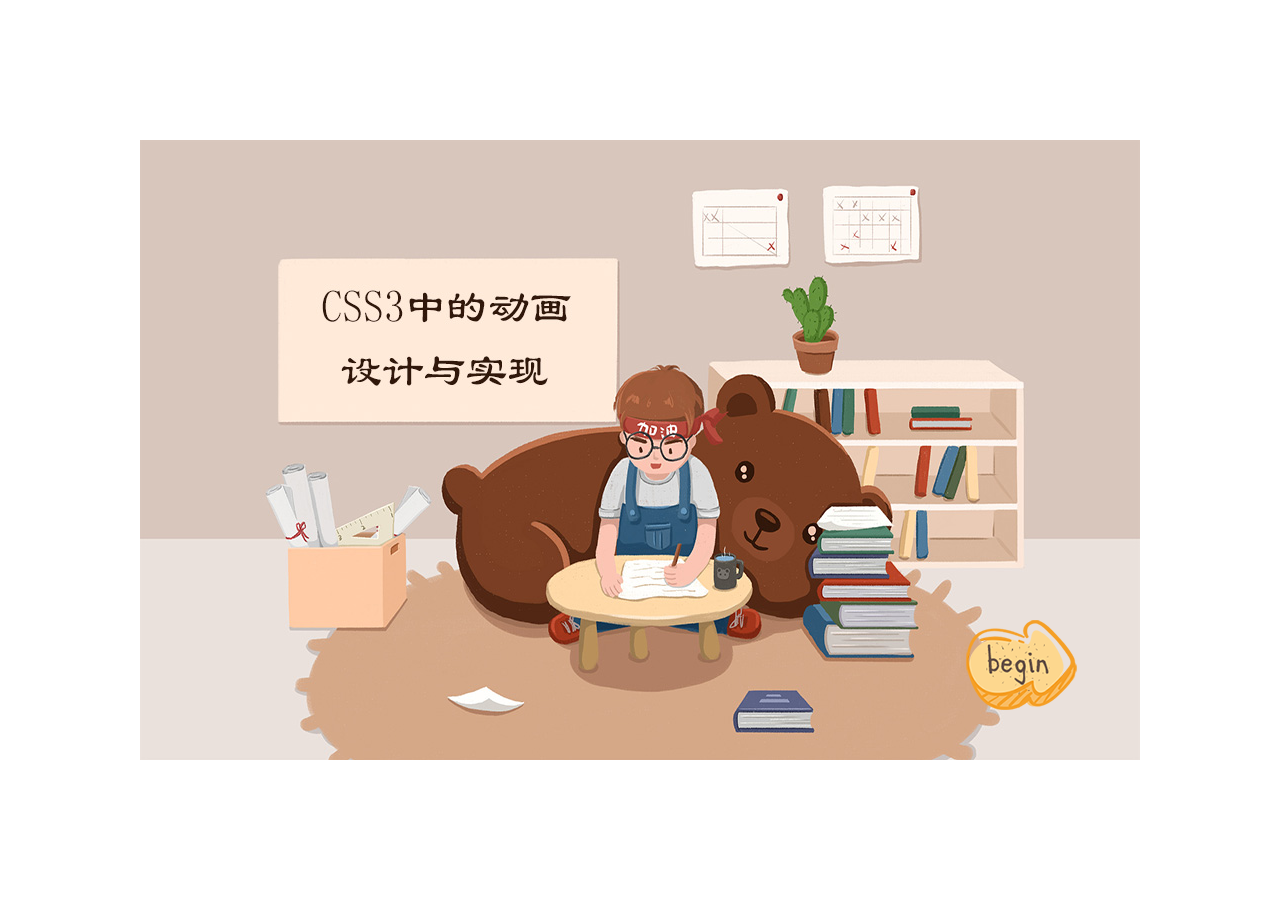
<file: index.html>
<!doctype html>
<html>
<head>
<meta charset="utf-8">
<title>CSS3的动画设计与实现</title>
<link href="CSS/index.css" rel="stylesheet" type="text/css">
</head>

<body>
<div class="main">
	<div class="begin" onClick="location.href='HTML/catalog.html'"></div>
</div>
</body>
</html>
</file>
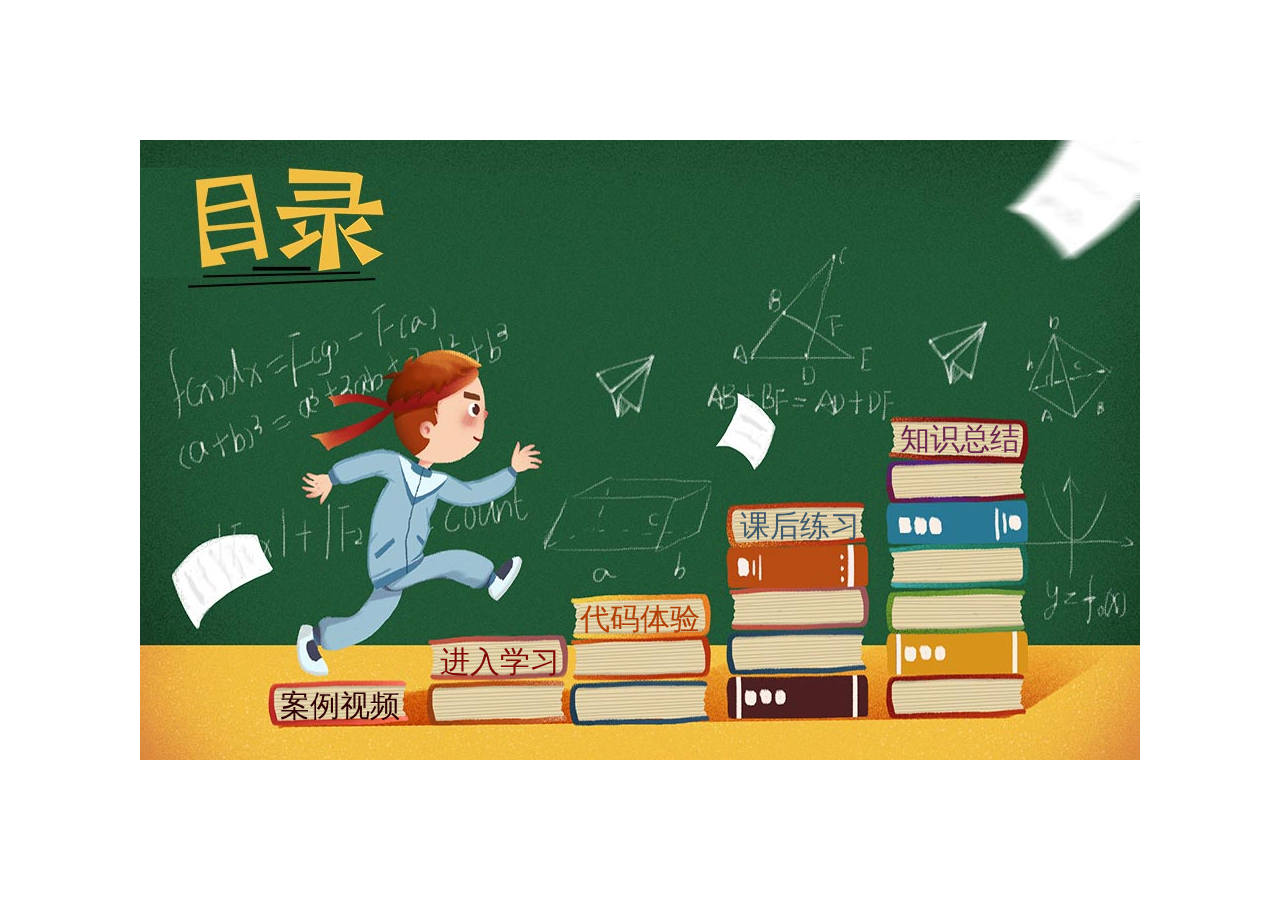
<file: HTML/catalog.html>
<!DOCTYPE html>
<html>
<head>
<meta charset="UTF-8">
<title>目录</title>
<link href="../CSS/catalog.css" rel="stylesheet" type="text/css">
</head>
<body>
	<div class="main">
		<div class="div1" onClick="location.href='example1.html'">案例视频</div>
		<div class="div2" onClick="location.href='study.html'">进入学习</div>
		<div class="div3" onClick="location.href='experience.html'">代码体验</div>
		<div class="div4" onClick="location.href='practice.html'">课后练习</div>
		<div class="div5" onClick="location.href='conclude.html'">知识总结</div>
	</div>
</body>
</html>
</file>
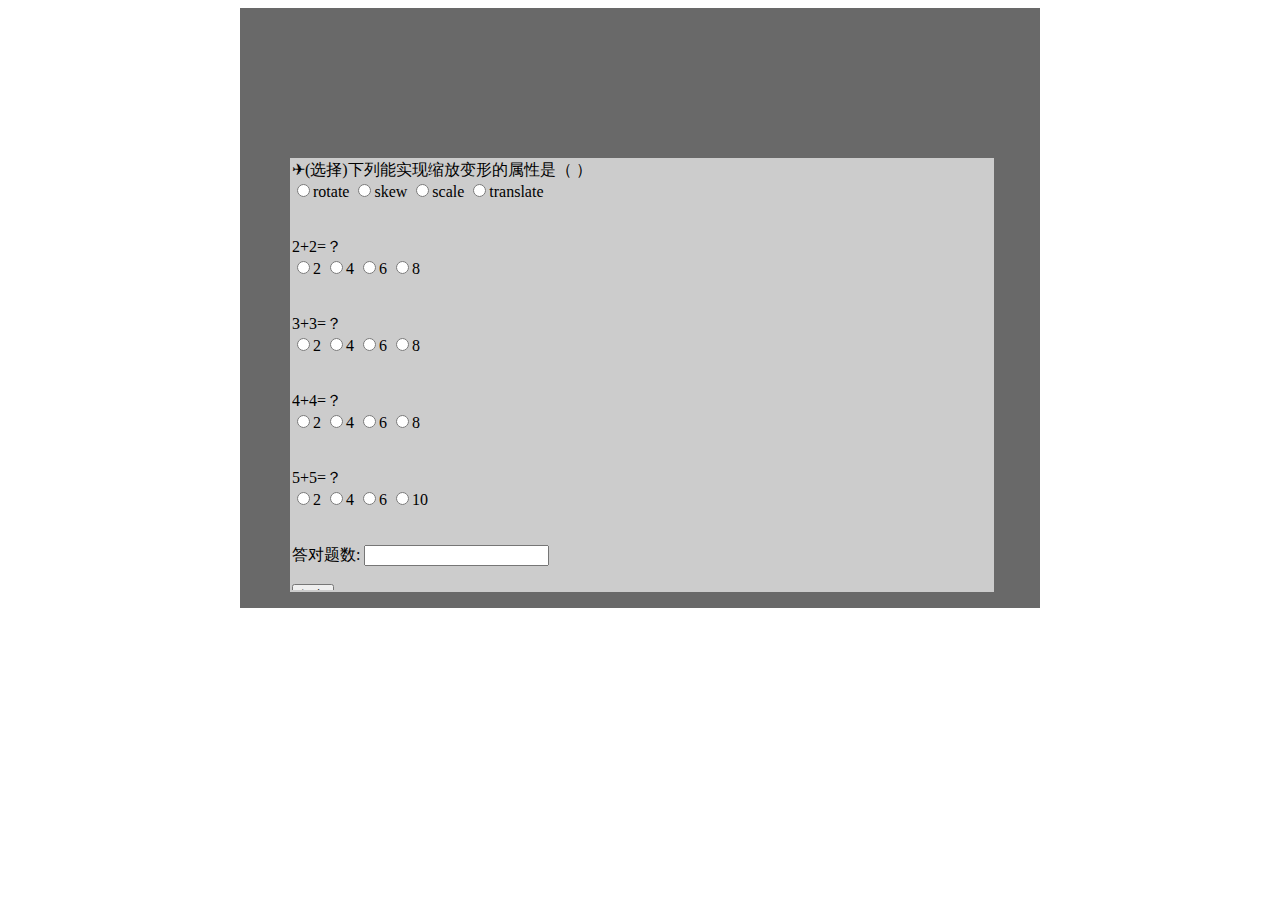
<file: HTML/ceshi.html>
<!doctype html>
<html>
<head>
<meta charset="utf-8">
<title>练习</title>
<link href="../CSS/ceshi.css" rel="stylesheet" type="text/css">
<script type="text/javascript">
	function check(){
		var radios = document.getElementsByClassName("radios");
		var scores = 0;
		for(var i=0;i<radios.length;i++){//题数
			var question = document.getElementsByName("q" + (i+1));
			for(var j=0;j<question.length;j++){//选项数
				if(question[j].checked){//该选项是否被选中
					if(question[j].value==1){
						document.getElementById(i).innerHTML = "&nbsp;&nbsp;正确！";
						scores = scores+1;
					}
					break;
				}
			}
		}
		document.getElementById("score").value=scores;
	}
</script>
</head>

<body>
	<div class="main">
 		<div class="question">
			<div class="radios">✈(选择)下列能实现缩放变形的属性是（&nbsp;）<br/>
			<label><input name="q1" type="radio" value="1" />rotate<span id="0" class="ture"></span></label>
			<label><input name="q1" type="radio" value="0" />skew </label>
			<label><input name="q1" type="radio" value="0" />scale </label>
			<label><input name="q1" type="radio" value="0" />translate </label>
			</div>
			<br/><br/>
			<div class="radios"> 2+2=？<br/>
			<label><input name="q2" type="radio" value="0" />2 </label>
			<label><input name="q2" type="radio" value="1" />4<span id="1" class="ture"></span> </label>
			<label><input name="q2" type="radio" value="0" />6 </label>
			<label><input name="q2" type="radio" value="0" />8 </label>
			</div>
			<br/><br/>
			<div class="radios"> 3+3=？<br/>
			<label><input name="q3" type="radio" value="0" />2 </label>
			<label><input name="q3" type="radio" value="0" />4 </label>
			<label><input name="q3" type="radio" value="1" />6<span id="2" class="ture"></span> </label>
			<label><input name="q3" type="radio" value="0" />8 </label>
			</div>
			<br/><br/>
			<div class="radios"> 4+4=？<br/>
			<label><input name="q4" type="radio" value="0" />2 </label>
			<label><input name="q4" type="radio" value="0" />4 </label>
			<label><input name="q4" type="radio" value="0" />6 </label>
			<label><input name="q4" type="radio" value="1" />8<span id="3" class="ture"></span> </label>
			</div>
			<br/><br/>
			<div class="radios"> 5+5=？<br/>
			<label><input name="q5" type="radio" value="0" />2 </label>
			<label><input name="q5" type="radio" value="0" />4 </label>
			<label><input name="q5" type="radio" value="0" />6 </label>
			<label><input name="q5" type="radio" value="1" />10<span id="4" class="ture"></span> </label>
			</div>
			<br/><br/>
			答对题数:
			<input type="text" id="score"><br/><br/>
			<button onclick="check()">提交</button>
  		</div>
	</div>
</body>
</html>
</file>
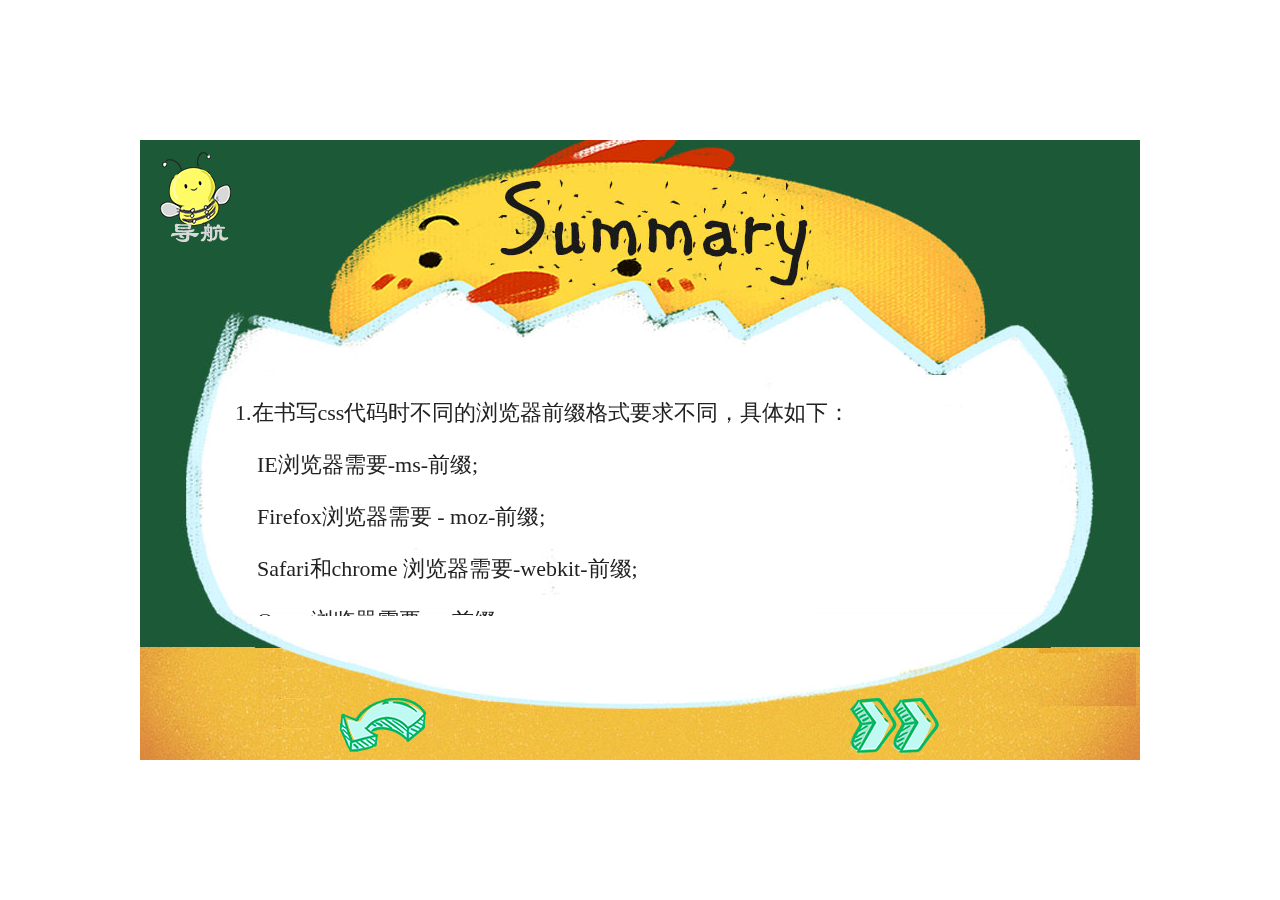
<file: HTML/conclude.html>
<!doctype html>
<html>
<head>
<meta charset="utf-8">
<title>学习总结</title>
<link href="../CSS/conclude.css" rel="stylesheet" type="text/css">
<script language="JavaScript" type="text/JavaScript">
	function f(a){
        var obj = document.getElementById(a);
        if(obj.style.display=="none"){
			obj.style.display = "";
			}else{
				obj.style.display = "none";
        	}
	}
</script>
</head>

<body>
	<div class="main">
	  	<div class="nav">
				<a class="n" href="#" onClick="f('dis')"></a>
				<div id="dis" style="display: none;">
					<div class="n1" onClick="location.href='example1.html'"></div>
					<div class="n2" onClick="location.href='study.html'"></div>
					<div class="n3" onClick="location.href='experience.html'"></div>
					<div class="n4" onClick="location.href='practice.html'"></div>
					<div class="n5" onClick="location.href='conclude.html'"></div>
				</div>
		</div>
	  	<div class="text">
	  		<p>1.在书写css代码时不同的浏览器前缀格式要求不同，具体如下：</p>
	  		<p>&nbsp;&nbsp;&nbsp;&nbsp;IE浏览器需要-ms-前缀; </p>
	  		<p>&nbsp;&nbsp;&nbsp;&nbsp;Firefox浏览器需要 - moz-前缀;</p>
	  		<p>&nbsp;&nbsp;&nbsp;&nbsp;Safari和chrome 浏览器需要-webkit-前缀;</p>
	  		<p>&nbsp;&nbsp;&nbsp;&nbsp;Opera浏览器需要 -o-前缀;</p>
	  		<p>2.skew（倾斜）方法和translate（移动）方法中的两个参数可以修改成只使用一个参数，省略另一个参数，此时默认第二个参数为零，这种情况视为只在水平方向倾斜（移动），在垂直方向上不倾斜（不移动）。</p>
	  		<p>3.CSS3中真正的动画属性是animation，前面的transform和transition都只是对DOM元素的变形或者是状态的过渡。</p>
	  		<p>4.我们可以用百分比来规定动画变换的时间，或用关键词“from”和“to”表示0%和100%，0%表示动画的开始，100%表示动画的完成。</p>
	  	</div>
	  	<div class="back" onClick="location.href='practice.html'"></div>
	  	<div class="next" onClick="location.href='end.html'"></div>
	</div>
</body>
</html>
</file>
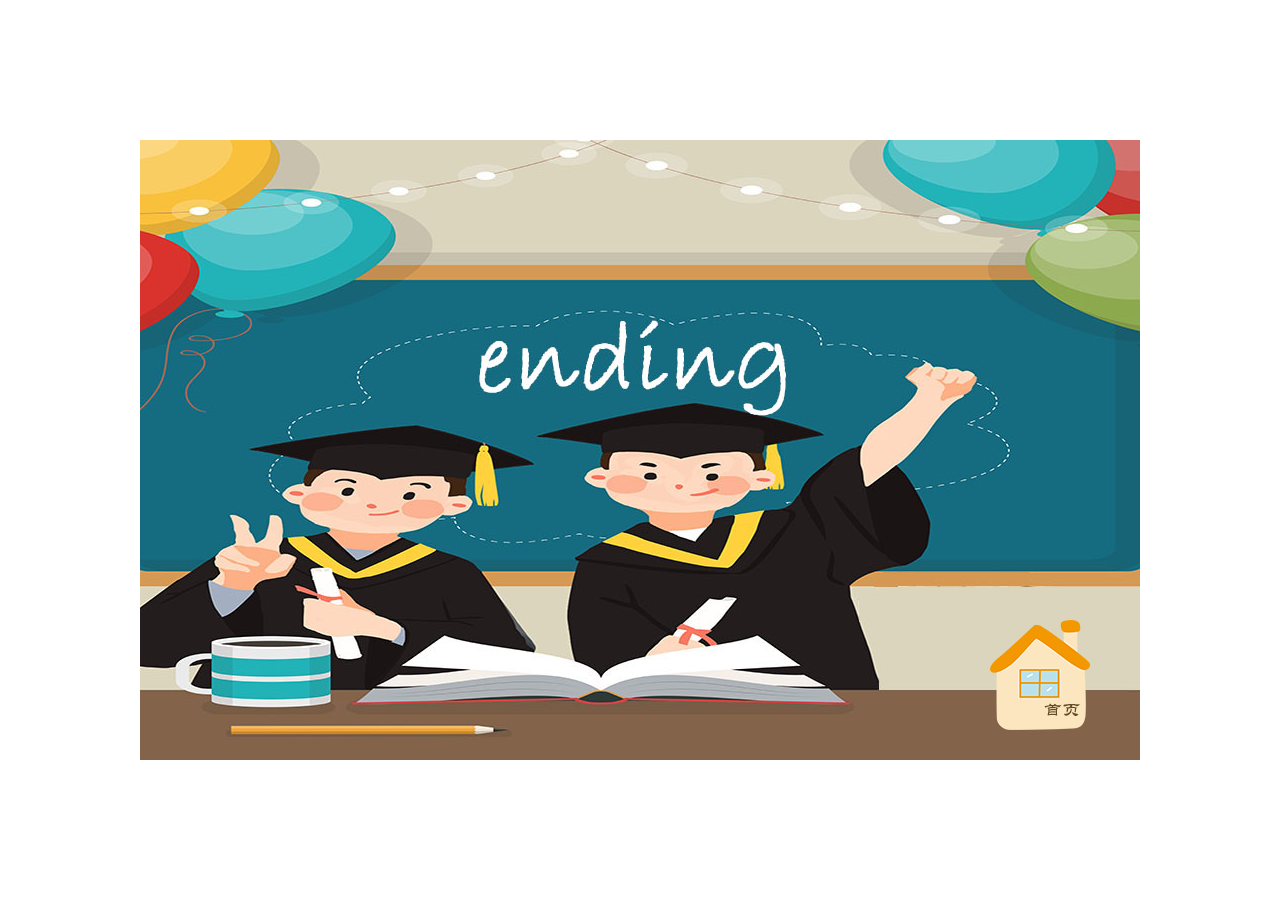
<file: HTML/end.html>
<!doctype html>
<html>
<head>
<meta charset="utf-8">
<title>完</title>
<link href="../CSS/end.css" rel="stylesheet" type="text/css">
</head>

<body>
	<div class="main">
		<div class="index" onClick="location.href='../index.html'"></div>
	</div>
</body>
</html>
</file>
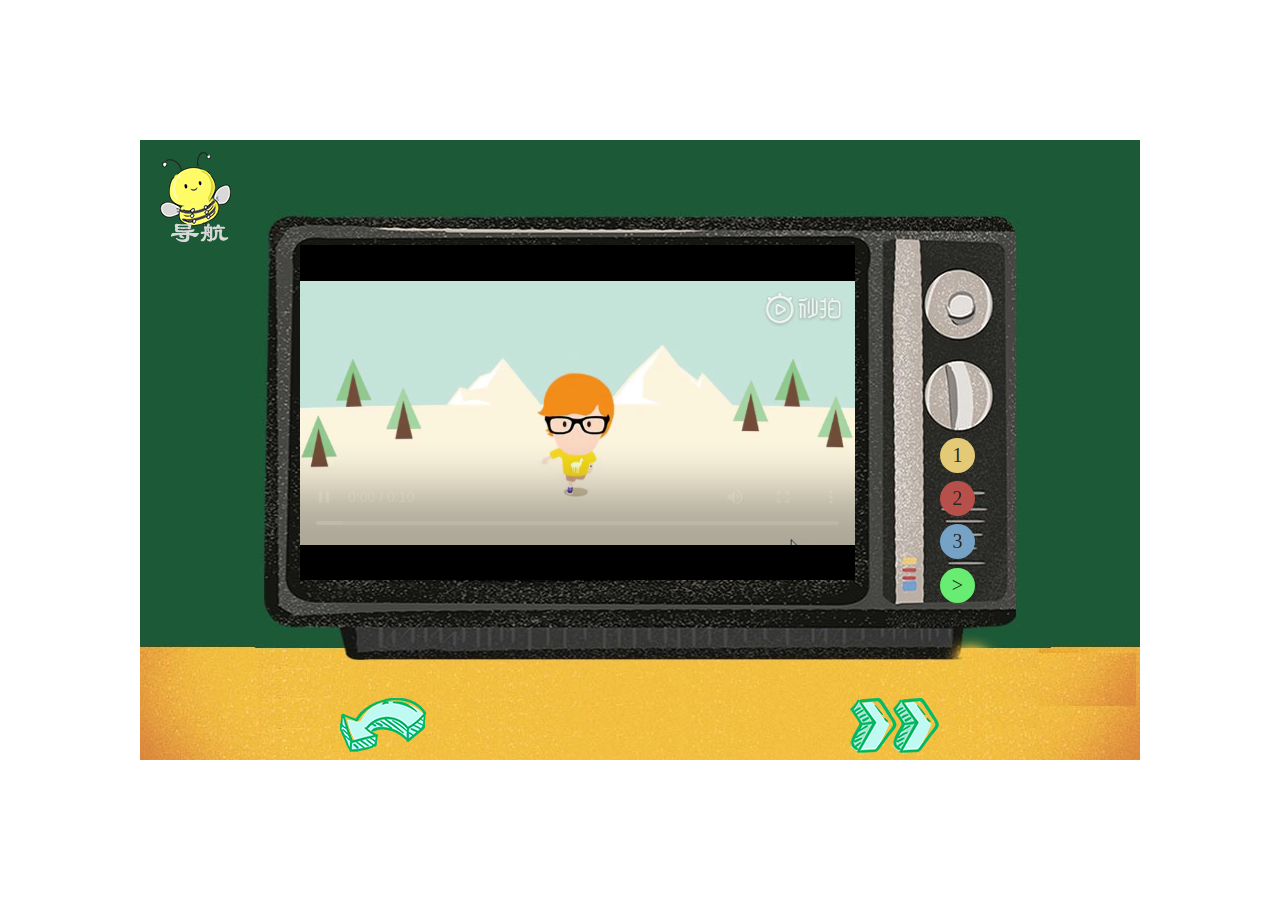
<file: HTML/example1.html>
<!doctype html>
<html>
<head>
<meta charset="utf-8">
<title>案例视频</title>
<link href="../CSS/example.css" rel="stylesheet" type="text/css">
<script language="JavaScript" type="text/JavaScript">
	function f(a){
        var obj = document.getElementById(a);
        if(obj.style.display=="none"){
			obj.style.display = "";
			}else{
				obj.style.display = "none";
        	}
	}
</script>
</head>

<body>
	<div class="main">
		<div class="nav">
				<a class="n" href="#" onClick="f('dis')"></a>
				<div id="dis" style="display: none;">
					<div class="n1" onClick="location.href='example1.html'"></div>
					<div class="n2" onClick="location.href='study.html'"></div>
					<div class="n3" onClick="location.href='experience.html'"></div>
					<div class="n4" onClick="location.href='practice.html'"></div>
					<div class="n5" onClick="location.href='conclude.html'"></div>
				</div>
		</div>
	<iframe class="v" src="../video/v1.mp4"></iframe>
	<div class="v1" onClick="location.href='example1.html'">1</div>
	<div class="v2" onClick="location.href='example2.html'">2</div>
	<div class="v3" onClick="location.href='example3.html'">3</div>
	<div class="v4" onClick="location.href='example2.html'">></div>
	<div class="back" onClick="location.href='catalog.html'"></div>
	<div class="next" onClick="location.href='study.html'"></div>
	</div>
	
</body>
</html>
</file>
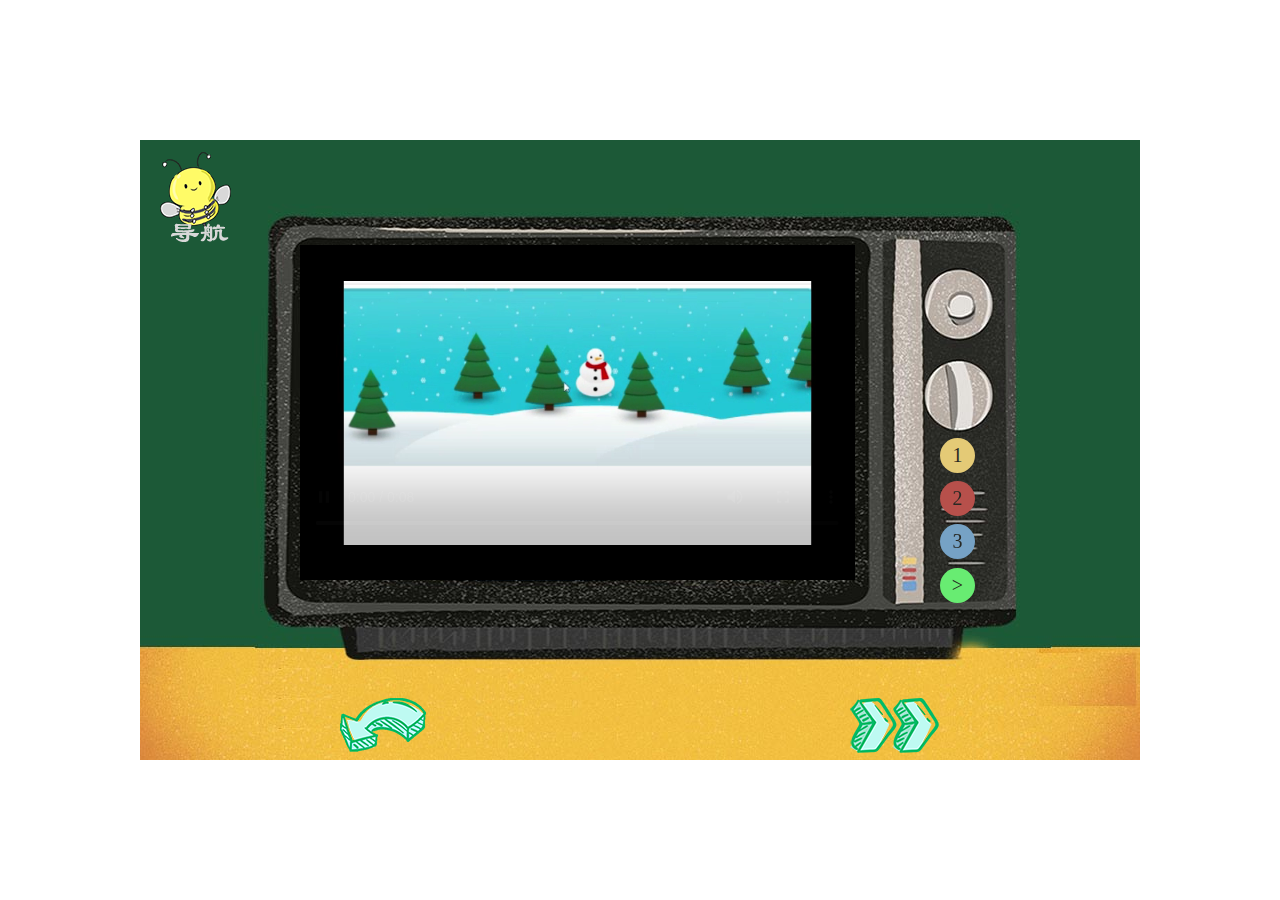
<file: HTML/example2.html>
<!doctype html>
<html>
<head>
<meta charset="utf-8">
<title>案例视频</title>
<link href="../CSS/example.css" rel="stylesheet" type="text/css">
<script language="JavaScript" type="text/JavaScript">
	function f(a){
        var obj = document.getElementById(a);
        if(obj.style.display=="none"){
			obj.style.display = "";
			}else{
				obj.style.display = "none";
        	}
	}
</script>
</head>

<body>
	<div class="main">
		<div class="nav">
				<a class="n" href="#" onClick="f('dis')"></a>
				<div id="dis" style="display: none;">
					<div class="n1" onClick="location.href='example1.html'"></div>
					<div class="n2" onClick="location.href='study.html'"></div>
					<div class="n3" onClick="location.href='experience.html'"></div>
					<div class="n4" onClick="location.href='practice.html'"></div>
					<div class="n5" onClick="location.href='conclude.html'"></div>
				</div>
		</div>
	<iframe class="v" src="../video/v2.mp4"></iframe>
	<div class="v1" onClick="location.href='example1.html'">1</div>
	<div class="v2" onClick="location.href='example2.html'">2</div>
	<div class="v3" onClick="location.href='example3.html'">3</div>
	<div class="v4" onClick="location.href='example3.html'">></div>
	<div class="back" onClick="location.href='catalog.html'"></div>
	<div class="next" onClick="location.href='study.html'"></div>
	</div>
	
</body>
</html>
</file>
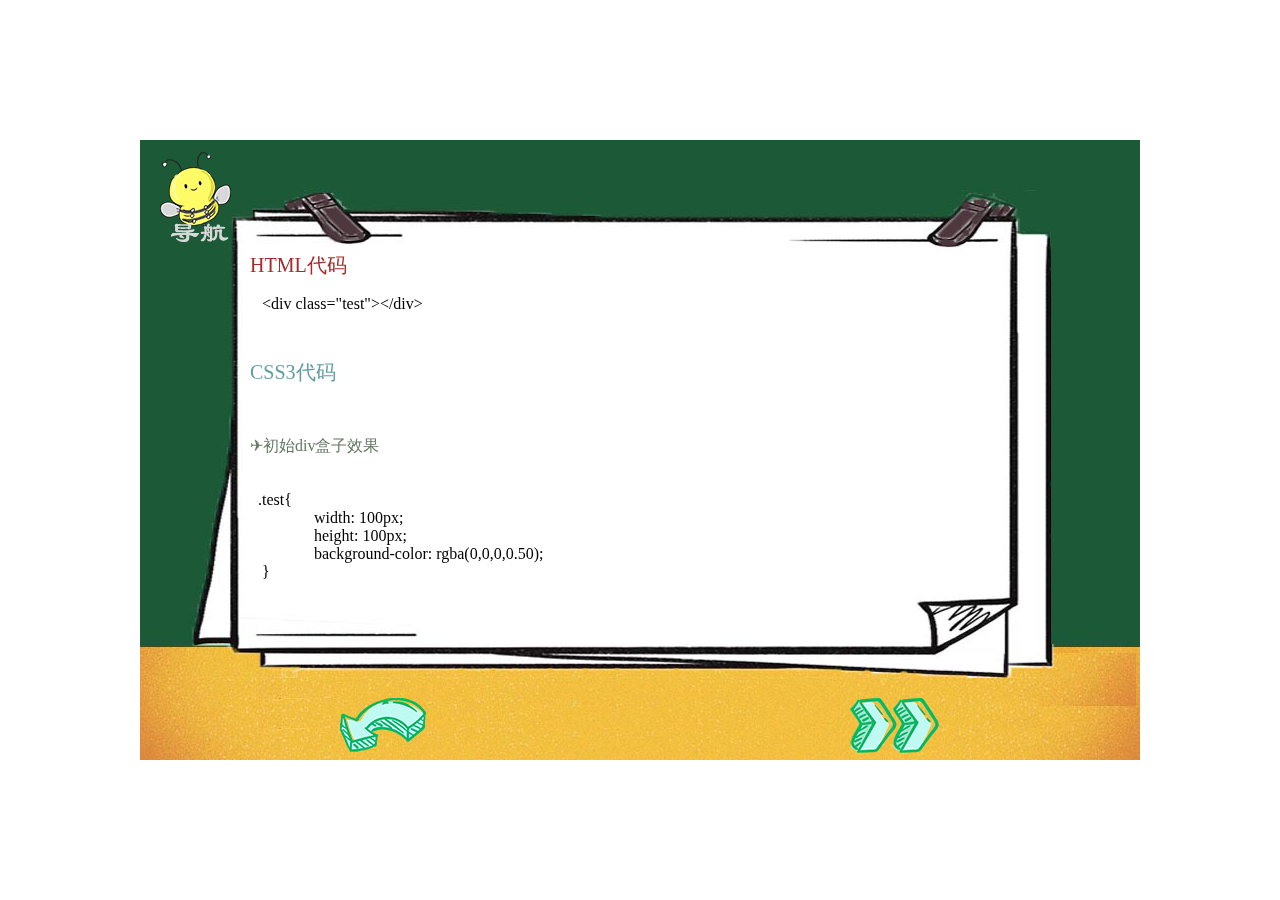
<file: HTML/experience.html>
<!doctype html>
<html>
<head>
<meta charset="utf-8">
<title>代码体验</title>
<link href="../CSS/experience.css" rel="stylesheet" type="text/css">
<script language="JavaScript" type="text/JavaScript">
	function runWin(code) {
		cod=document.all(code)
		var code=cod.value;
		if (code!=""){
			var newwin=window.open('','',''); //打开一个窗口并赋给变量newwin。
			newwin.opener = null // 防止代码对页面修改
			newwin.document.write(code); //向这个打开的窗口中写入代码code，这样就实现了运行代码功能。
			newwin.document.close();
    	}
	}
	function f(a){
        var obj = document.getElementById(a);
        if(obj.style.display=="none"){
			obj.style.display = "";
			}else{
				obj.style.display = "none";
        	}
	}
</script>
</head>

<body>
	<div class="main">
		<div class="nav">
				<a class="n" href="#" onClick="f('dis')"></a>
				<div id="dis" style="display: none;">
					<div class="n1" onClick="location.href='example1.html'"></div>
					<div class="n2" onClick="location.href='study.html'"></div>
					<div class="n3" onClick="location.href='experience.html'"></div>
					<div class="n4" onClick="location.href='practice.html'"></div>
					<div class="n5" onClick="location.href='conclude.html'"></div>
				</div>
		</div>
		<textarea name="textarea" id="run0" style="display: none;">
			<div class="big"><div class="test" style="cursor: pointer;" onclick="window.close();">
			<a style="line-height: 100px; font-size: 15px;">点击这里返回</a>
			</div></div>
			<style>
				.big{
					margin:auto;
					top:50px;
					width:1000px;
					height: 620px;
					position: relative;
				}
				.test{
					width: 100px;
					height: 100px;
					background-color: rgba(0,0,0,0.50);
					text-align: center;
				}
			</style>
		</textarea>
		<textarea name="textarea" id="run1" style="display: none;">
		<div class="big">
			<div class="test1"></div>
			<div class="test2" style="cursor: pointer;" onclick="window.close();">
				<a style="line-height: 100px; font-size: 15px;">点击这里返回</a>
			</div>
		</div>
			<style>
				.big{
					margin:auto;
					top:50px;
					width:1000px;
					height: 620px;
					position: relative;
				}
				.test1{
					width: 100px;
					height: 100px;
					background-color: rgba(0,0,0,0.50);
					position: absolute;
				}
				.test2{
					width: 100px;
					height: 100px;
					background-color: rgba(251,0,4,0.50);
					transform: rotate(30deg);
					text-align: center;
					position: absolute;
				}
			</style>
		</textarea>
		<textarea name="textarea" id="run2" style="display: none;">
		<div class="big">
			<div class="test1"></div>
			<div class="test2" style="cursor: pointer;" onclick="window.close();">
				<a style="line-height: 100px; font-size: 15px;">点击这里返回</a>
			</div>
		</div>
			<style>
				.big{
					margin:auto;
					top:50px;
					width:1000px;
					height: 620px;
					position: relative;
				}
				.test1{
					width: 100px;
					height: 100px;
					background-color: rgba(0,0,0,0.50);
					position: absolute;
				}
				.test2{
					width: 100px;
					height: 100px;
					background-color: rgba(255,118,0,0.50);
					transform: skew(30deg,15deg);
					text-align: center;
					position: absolute;
				}
			</style>
		</textarea>
		<textarea name="textarea" id="run3" style="display: none;">
		<div class="big">
			<div class="test1"></div>
			<div class="test2" style="cursor: pointer;" onclick="window.close();">
				<a style="line-height: 100px; font-size: 15px;">点击这里返回</a>
			</div>
		</div>
			<style>
				.big{
					margin:auto;
					top:50px;
					width:1000px;
					height: 620px;
					position: relative;
				}
				.test1{
					width: 100px;
					height: 100px;
					background-color: rgba(0,0,0,0.50);
					position: absolute;
				}
				.test2{
					width: 100px;
					height: 100px;
					background-color: rgba(255,237,0,0.50);
					transform: scale(2,1.5);
					text-align: center;
					position: absolute;
				}
			</style>
		</textarea>
		<textarea name="textarea" id="run4" style="display: none;">
		<div class="big">
			<div class="test1"></div>
			<div class="test2" style="cursor: pointer;" onclick="window.close();">
				<a style="line-height: 100px; font-size: 15px;">点击这里返回</a>
			</div>
		</div>
			<style>
				.big{
					margin:auto;
					top:50px;
					width:1000px;
					height: 620px;
					position: relative;
				}
				.test1{
					width: 100px;
					height: 100px;
					background-color: rgba(0,0,0,0.50);
					position: absolute;
				}
				.test2{
					width: 100px;
					height: 100px;
					background-color: rgba(18,255,0,0.50);
					transform: translate(50px,30px);
					text-align: center;
					position: absolute;
				}
			</style>
		</textarea>
		<textarea name="textarea" id="run5" style="display: none;">
		<div class="big">
			<div class="test1"></div>
			<div class="test2" style="cursor: pointer;" onclick="window.close();">
				<a style="line-height: 100px; font-size: 15px;">点击这里返回</a>
			</div>
		</div>
			<style type="text/css">
				.big{
					margin:auto;
					top:50px;
					width:1000px;
					height: 620px;
					position: relative;
				}
				.test1{
					width: 100px;
					height: 100px;
					background-color: rgba(0,0,0,0.50);
					position: absolute;
				}
				.test2{
					width: 100px;
					height: 100px;
					background-color:rgba(0,255,179,0.50);
					text-align: center;
					position: absolute;
				}
				.test2:hover{
					width: 200px;
					transition:width 3s ease-in;

				}
			</style>
		</textarea>
		<textarea name="textarea" id="run6" style="display: none;">
		<div class="big">
			<div class="test1"></div>
			<div class="test2" style="cursor: pointer;" onclick="window.close();">
				<a style="line-height: 100px; font-size: 15px;">点击这里返回</a>
			</div>
		</div>
			<style type="text/css">
				.big{
					margin:auto;
					top:50px;
					width:1000px;
					height: 620px;
					position: relative;
				}
				.test1{
					width: 100px;
					height: 100px;
					background-color: rgba(0,0,0,0.50);
					position: absolute;
				}
				.test2{
					width: 100px;
					height: 100px;
					background-color: rgba(10,0,255,0.50);
					text-align: center;
					position: absolute;
				}
				@keyframes name{
					0%{
						width: 100px;
						height: 100px;
					}
					50%{
						width: 150px;
						height: 100px;
					}
					100%{
						width: 150px;
						height: 150px;
					}
				}
				.test2:hover{
					animation: 3s name;
			</style>
		</textarea>
		
		<div class="text">
			<span style="color: brown; font-size: 20px;">HTML代码</span>
			<p>&nbsp;&nbsp;&nbsp;&lt;div class="test"&gt;&lt;/div&gt;</p>
			<div style="height: 30px;"></div>
			<span style="color:cadetblue; font-size: 20px;">CSS3代码</span>
			<pre style="font-family: 微软雅黑;">
  <p style="color:#657865;">✈初始div盒子效果</p>
  .test{
   		width: 100px;
   		height: 100px;
   		background-color: rgba(0,0,0,0.50);
   }
			</pre>
			<input onclick="runWin('run0')" type="button" value="运行代码" style="cursor:hand" class="button">
			<pre style="font-family: 微软雅黑;">
  <p style="color:#657865;">✈①在初始div盒子上添加顺时针旋转30度后的效果</p>
  .test{
   		width: 100px;
   		height: 100px;
   		background-color:rgba(251,0,4,0.50);
   		<span style="color:darkred;">transform: rotate(30deg);</span>
   }
			</pre>
			<input onclick="runWin('run1')" type="button" value="运行代码" style="cursor:hand" class="button">
			<pre style="font-family: 微软雅黑;">
  <p style="color:#657865;">✈②在初始div盒子上添加水平方向上扭曲30度，垂直方向上扭曲15度后的效果</p>
  .test{
   		width: 100px;
   		height: 100px;
   		backrgbaground-color: (255,118,0,0.50);
   		<span style="color:darkred;">transform: skew(30deg,15deg);</span>
   }
			</pre>
			<input onclick="runWin('run2')" type="button" value="运行代码" style="cursor:hand" class="button">
			<pre style="font-family: 微软雅黑;">
  <p style="color:#657865;">✈③在初始div盒子上添加水平方向上放大2倍，垂直方向上放大1.5倍后的效果</p>
  .test{
   		width: 100px;
   		height: 100px;
   		background-color: rgba(255,237,0,0.50);
   		<span style="color:darkred;">transform: scale(2,1.5);</span>
   }
			</pre>
			<input onclick="runWin('run3')" type="button" value="运行代码" style="cursor:hand" class="button">
			<pre style="font-family: 微软雅黑;">
  <p style="color:#657865;">✈④在初始div盒子上添加该盒子沿水平方向向右移动50px，沿垂直方向向下移动30px后的效果</p>
  .test{
   		width: 100px;
   		height: 100px;
   		background-color: rgba(18,255,0,0.50);
   		<span style="color:darkred;">transform: translate(50px,30px);</span>
   }
			</pre>
			<input onclick="runWin('run4')" type="button" value="运行代码" style="cursor:hand" class="button">
			<pre style="font-family: 微软雅黑;">
  <p style="color:#657865;">✈⑤在初始div盒子上添加鼠标悬停在该盒子上后出现盒子宽度由100px变为200px的动画效果，且动画
  	时间为2s，动画变换速度越来越快</p>
  .test{
		 width: 100px;
		 height: 100px;
		 background-color:rgba(0,255,179,0.50);
   }
   <span style="color:darkred;">
   .test:hover{
		 width: 200px;
		 transition-property: width;
		 transition-duration: 2s;
		 transition-timing-function: ease-in;
   }
   </span>
			</pre>
			<input onclick="runWin('run5')" type="button" value="运行代码" style="cursor:hand" class="button">
			<pre style="font-family: 微软雅黑;">
  <p style="color:#657865;">✈⑥在初始div盒子上添加鼠标在盒子上悬停后动画时间为3s的动画效果，当动画时间由0到50%时，该
  	盒子的宽度由100px增加到150px，当动画时间由50%到100%时，该盒子的高度由100px增加到
  	150px</p>
  .test{
  		 width: 100px;
  		 height: 100px;
  		 background-color: rgba(10,0,255,0.50);
  }
  <span style="color:darkred;">
  @keyframes name{
  		 0%{
  		 	width: 100px;
  		 	height: 100px;
  		 }
  		 50%{
  		 	width: 150px;
  		 	height: 100px;
  		 }
  		 100%{
  		 	width: 150px;
  		 	height: 150px;
  		 }
  }
  .test:hover{
  		 animation: 3s name;
  }
  </span>
			</pre>
			<input onclick="runWin('run6')" type="button" value="运行代码" style="cursor:hand" class="button">
		</div>
	
		
		<div class="back" onClick="location.href='part3.html'"></div>
		<div class="next" onClick="location.href='practice.html'"></div>
	</div>
</body>
</html>
</file>
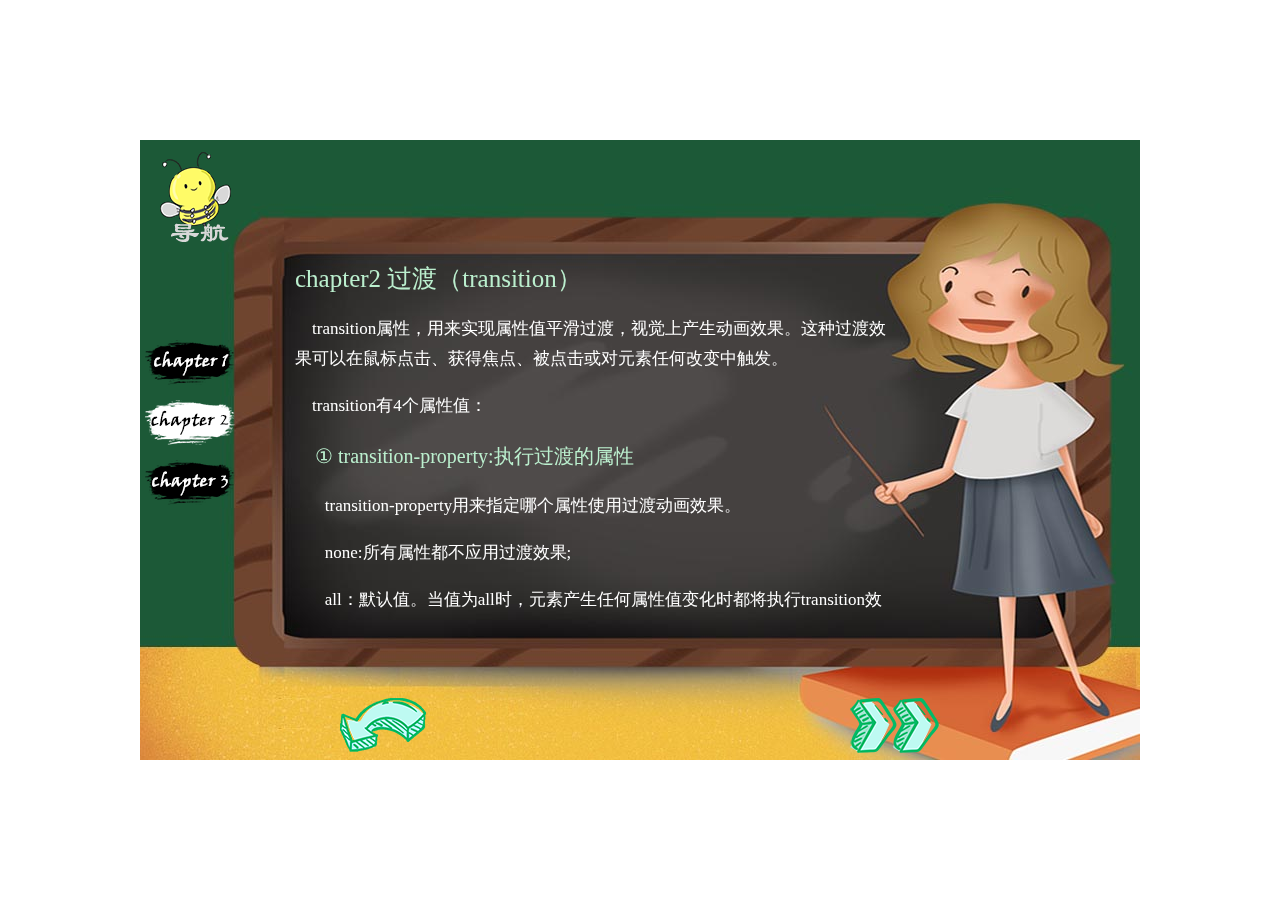
<file: HTML/part2.html>
<!doctype html>
<html>
<head>
<meta charset="utf-8">
<title>进入学习</title>
<link href="../CSS/part2.css" rel="stylesheet" type="text/css">
<script language="JavaScript" type="text/JavaScript">
	function f(a){
        var obj = document.getElementById(a);
        if(obj.style.display=="none"){
			obj.style.display = "";
			}else{
				obj.style.display = "none";
        	}
	}
</script>
</head>

<body>
	<div class="main">
		<div class="nav">
				<a class="n" href="#" onClick="f('dis')"></a>
				<div id="dis" style="display: none;">
					<div class="n1" onClick="location.href='example1.html'"></div>
					<div class="n2" onClick="location.href='study.html'"></div>
					<div class="n3" onClick="location.href='experience.html'"></div>
					<div class="n4" onClick="location.href='practice.html'"></div>
					<div class="n5" onClick="location.href='conclude.html'"></div>
				</div>
		</div>
		<div class="p1" onClick="location.href='study.html'"></div>
		<div class="p2" onClick="location.href='part2.html'"></div>
		<div class="p3" onClick="location.href='part3.html'"></div>
		<div class="text">
			<span style="color: #BBEFCE; font-size: 25px;">chapter2 过渡（transition）</span>
			<p>&nbsp;&nbsp;&nbsp;&nbsp;transition属性，用来实现属性值平滑过渡，视觉上产生动画效果。这种过渡效果可以在鼠标点击、获得焦点、被点击或对元素任何改变中触发。</p>
   			<p>&nbsp;&nbsp;&nbsp;&nbsp;transition有4个属性值：</p>
   			<p style="color: #BBEFCE; font-size: 20px;">&nbsp;&nbsp;&nbsp;&nbsp;① transition-property:执行过渡的属性</p>
   			<p>&nbsp;&nbsp;&nbsp;&nbsp;&nbsp;&nbsp;&nbsp;transition-property用来指定哪个属性使用过渡动画效果。</p>
   			<p>&nbsp;&nbsp;&nbsp;&nbsp;&nbsp;&nbsp;&nbsp;none:所有属性都不应用过渡效果;</p>
   			<p>&nbsp;&nbsp;&nbsp;&nbsp;&nbsp;&nbsp;&nbsp;all：默认值。当值为all时，元素产生任何属性值变化时都将执行transition效果;</p>
   			<p>&nbsp;&nbsp;&nbsp;&nbsp;&nbsp;&nbsp;&nbsp;ident：元素属性名。通过ident指定具体哪些属性。如果指定的多个属性中有某个属性不能应用过渡效果，其他属性还是生效的。</p>
   			<p>&nbsp;&nbsp;&nbsp;&nbsp;&nbsp;&nbsp;&nbsp;过渡属性只有具备一个中点值的属性（需要产生动画的属性）才能具备过渡效果。</p>
   			<p style="color: #BBEFCE; font-size: 20px;">&nbsp;&nbsp;&nbsp;&nbsp;② transition-duration:指定完成过渡需要的时间</p>
   			<p>&nbsp;&nbsp;&nbsp;&nbsp;&nbsp;&nbsp;&nbsp;transition-duration用来设置从旧属性过渡到新属性需要的时间，即持续时间。</p>
   			<p style="color: #BBEFCE; font-size: 20px;">&nbsp;&nbsp;&nbsp;&nbsp;③ transition-timing-function:在延续时间段，过渡变换的速率变化，简单理解就是指定过渡函数</p>
   			<p>&nbsp;&nbsp;&nbsp;&nbsp;&nbsp;&nbsp;&nbsp;transition-timing-function属性指的是过渡的“缓动函数”。通过这个函数会建立一条加速度曲线，因此在整个transition变化过程中，变化速度可以不断改变。主要包括以下几种函数：</p>
   			<p>&nbsp;&nbsp;&nbsp;&nbsp;&nbsp;&nbsp;&nbsp;ease:默认值，元素样式从初始状态过渡到终止状态速度由快到慢，逐渐变慢。</p>
   			<p>&nbsp;&nbsp;&nbsp;&nbsp;&nbsp;&nbsp;&nbsp;linear：意思是线性过渡，即过渡过程恒速。</p>
   			<p>&nbsp;&nbsp;&nbsp;&nbsp;&nbsp;&nbsp;&nbsp;ease-in:速度越来越快，呈现加速状态，通常称为“渐显效果”。</p>
   			<p>&nbsp;&nbsp;&nbsp;&nbsp;&nbsp;&nbsp;&nbsp;ease-out:速度越来越慢，呈现减速状态，通常称为“渐隐效果”。</p>
   			<p>&nbsp;&nbsp;&nbsp;&nbsp;&nbsp;&nbsp;&nbsp;ease-in-out速度先加速后减速，称为“渐显渐隐效果”。</p>
			<p style="color: #BBEFCE; font-size: 20px;">&nbsp;&nbsp;&nbsp;&nbsp;④ transition-delay:过渡延迟时间</p>
			<p>&nbsp;&nbsp;&nbsp;&nbsp;&nbsp;&nbsp;&nbsp;transition-delay设置改变属性值后多长时间开始执行动画。</p>
			<p style="color: #BBEFCE; font-size: 20px;">&nbsp;&nbsp;&nbsp;&nbsp;⑤ 属性简写</p>
			<p>&nbsp;&nbsp;&nbsp;&nbsp;&nbsp;&nbsp;&nbsp;在改变多个css属性的transition效果时，把几个transition声明用逗号隔开，然后每个属性就都有各自的过渡时间和效果。</p>
		</div>
		<div class="back" onClick="location.href='study.html'"></div>
		<div class="next" onClick="location.href='part3.html'"></div>
	</div>
</body>
</html>
</file>
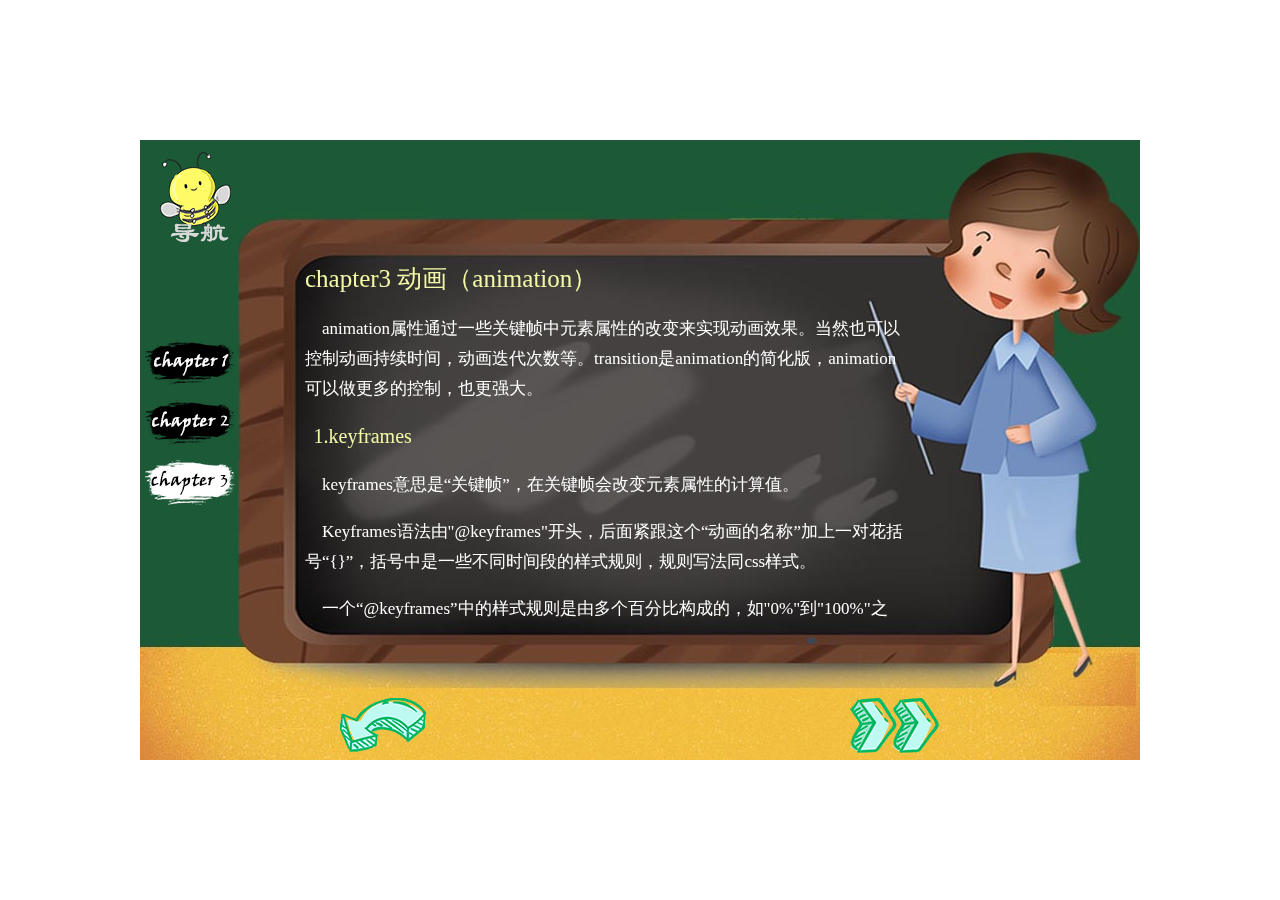
<file: HTML/part3.html>
<!doctype html>
<html>
<head>
<meta charset="utf-8">
<title>进入学习</title>
<link href="../CSS/part3.css" rel="stylesheet" type="text/css">
<script language="JavaScript" type="text/JavaScript">
	function f(a){
        var obj = document.getElementById(a);
        if(obj.style.display=="none"){
			obj.style.display = "";
			}else{
				obj.style.display = "none";
        	}
	}
</script>
</head>

<body>
	<div class="main">
		<div class="nav">
				<a class="n" href="#" onClick="f('dis')"></a>
				<div id="dis" style="display: none;">
					<div class="n1" onClick="location.href='example1.html'"></div>
					<div class="n2" onClick="location.href='study.html'"></div>
					<div class="n3" onClick="location.href='experience.html'"></div>
					<div class="n4" onClick="location.href='practice.html'"></div>
					<div class="n5" onClick="location.href='conclude.html'"></div>
				</div>
		</div>
		<div class="p1" onClick="location.href='study.html'"></div>
		<div class="p2" onClick="location.href='part2.html'"></div>
		<div class="p3" onClick="location.href='part3.html'"></div>
		<div class="text">
			<span style="color: #F3F8A6; font-size: 25px;">chapter3 动画（animation）</span>
			<p>&nbsp;&nbsp;&nbsp;&nbsp;animation属性通过一些关键帧中元素属性的改变来实现动画效果。当然也可以控制动画持续时间，动画迭代次数等。transition是animation的简化版，animation可以做更多的控制，也更强大。</p>
			&nbsp;&nbsp;<span style="color: #F3F8A6; font-size: 20px;">1.keyframes</span>
			<p>&nbsp;&nbsp;&nbsp;&nbsp;keyframes意思是“关键帧”，在关键帧会改变元素属性的计算值。</p>
			<p>&nbsp;&nbsp;&nbsp;&nbsp;Keyframes语法由"@keyframes"开头，后面紧跟这个“动画的名称”加上一对花括号“{}”，括号中是一些不同时间段的样式规则，规则写法同css样式。</p>
			<p>&nbsp;&nbsp;&nbsp;&nbsp;一个“@keyframes”中的样式规则是由多个百分比构成的，如"0%"到"100%"之间，可以在一个规则中创建多个百分比，分别在每一个百分比中给需要有动画效果的元素加上不同的属性，从而让元素达到一种不断变化的效果，比如说移动、改变元素颜色、位置、大小、形状等。</p>
		  	<p>&nbsp;&nbsp;&nbsp;&nbsp;两个关键字，"from"和"to"表示一个动画从哪开始，到哪结束，也就是"from"相当于"0%"，而"to"相当于"100%"。</p>
			&nbsp;&nbsp;&nbsp;&nbsp;<span style="color: indianred; font-size: 18px;">keyframes语法示例：</span>
			<p>&nbsp;&nbsp;&nbsp;&nbsp;@keyframes IDENT {<br/>
			&nbsp;&nbsp;&nbsp;&nbsp;&nbsp;&nbsp;from {<br/>
			&nbsp;&nbsp;&nbsp;&nbsp;&nbsp;&nbsp;&nbsp;&nbsp;Properties:Properties value;<br/>
			&nbsp;&nbsp;&nbsp;&nbsp;&nbsp;&nbsp;}<br/>
			&nbsp;&nbsp;&nbsp;&nbsp;&nbsp;&nbsp;Percentage {<br/>
			&nbsp;&nbsp;&nbsp;&nbsp;&nbsp;&nbsp;&nbsp;&nbsp;Properties:Properties value;<br/>
			&nbsp;&nbsp;&nbsp;&nbsp;&nbsp;&nbsp;}<br/>
			&nbsp;&nbsp;&nbsp;&nbsp;&nbsp;&nbsp;to {<br/>
			&nbsp;&nbsp;&nbsp;&nbsp;&nbsp;&nbsp;&nbsp;&nbsp;Properties:Properties value;<br/>
			&nbsp;&nbsp;&nbsp;&nbsp;&nbsp;&nbsp;}<br/>
			&nbsp;&nbsp;&nbsp;&nbsp;}</p>
			<p>&nbsp;&nbsp;&nbsp;&nbsp;或者全部写成百分比的形式<br/>
			&nbsp;&nbsp;&nbsp;&nbsp;@keyframes IDENT {<br/>
			&nbsp;&nbsp;&nbsp;&nbsp;&nbsp;&nbsp;0% {<br/>
			&nbsp;&nbsp;&nbsp;&nbsp;&nbsp;&nbsp;&nbsp;&nbsp;Properties:Properties value;<br/>
			&nbsp;&nbsp;&nbsp;&nbsp;&nbsp;&nbsp;}<br/>
			&nbsp;&nbsp;&nbsp;&nbsp;&nbsp;&nbsp;Percentage {<br/>
			&nbsp;&nbsp;&nbsp;&nbsp;&nbsp;&nbsp;&nbsp;&nbsp;Properties:Properties value;<br/>
			&nbsp;&nbsp;&nbsp;&nbsp;&nbsp;&nbsp;}<br/>
			&nbsp;&nbsp;&nbsp;&nbsp;&nbsp;&nbsp;100% {<br/>
			&nbsp;&nbsp;&nbsp;&nbsp;&nbsp;&nbsp;&nbsp;&nbsp;Properties:Properties value;<br/>
			&nbsp;&nbsp;&nbsp;&nbsp;&nbsp;&nbsp;}<br/>
			&nbsp;&nbsp;&nbsp;&nbsp;} </p>
			<p>&nbsp;&nbsp;&nbsp;&nbsp;keyframes定义每一帧的动画，但只写keyframes是没用的，需要调用才能生效。而调用就用到animation了。</p>
			&nbsp;&nbsp;<span style="color: #F3F8A6; font-size: 20px;">2.animation</span>
			<p>&nbsp;&nbsp;&nbsp;&nbsp;animation没有事件触发时，在页面加载后显式的随着时间变化来改变元素css样式，从而产生动画效果。</p>
  			<p>&nbsp;&nbsp;&nbsp;&nbsp;animation包含下面属性： animation-name，animation-iteration-count，animation-direction，animation-play-state，animation-fill-mode，animation-duration，animation-timing-function，animation-delay。</p>
   			<p style="color: indianred;">&nbsp;&nbsp;&nbsp;① animation-name是最关键的，表示应用哪个帧动画。</p>
   			<p>&nbsp;&nbsp;&nbsp;&nbsp;&nbsp; 默认值为none，默认情况没有动画效果。</p>
   			<p>&nbsp;&nbsp;&nbsp;&nbsp;&nbsp; animation-name属性调用@keyframes定义好的动画，必须和"@keyframes"定义的动画名称完全一致（区分大小写）。</p>
   			<p style="color: indianred;">&nbsp;&nbsp;&nbsp;② animation-iteration-count属性用来定义动画的播放次数。</p>
   			<p>&nbsp;&nbsp;&nbsp;&nbsp;&nbsp; 属性值：</p>
   			<p>&nbsp;&nbsp;&nbsp;&nbsp;&nbsp; 默认值为1，即动画从开始到结束只播放一次。</p>
   			<p>&nbsp;&nbsp;&nbsp;&nbsp;&nbsp; infinite:动画将会无限次播放。</p>
   			<p style="color: indianred;">&nbsp;&nbsp;&nbsp;③ animation-direction设置动画播放方向。</p>
   			<p>&nbsp;&nbsp;&nbsp;&nbsp;&nbsp; 属性值：</p>
   			<p>&nbsp;&nbsp;&nbsp;&nbsp;&nbsp; normal:默认值，如果值为normal时，动画每次循环都是向前播放。</p>
   			<p>&nbsp;&nbsp;&nbsp;&nbsp;&nbsp; alternate：奇数次播放动画是按顺序播放各帧动画，偶数次播放动画是按逆序播放各帧动画。</p>
   			<p style="color: indianred;">&nbsp;&nbsp;&nbsp;④ animation-play-state用来控制元素动画的播放状态。</p>
   			<p>&nbsp;&nbsp;&nbsp;&nbsp;&nbsp; 属性值：</p>
   			<p>&nbsp;&nbsp;&nbsp;&nbsp;&nbsp; running:running是其默认值，作用是类似于音乐播放器一样，可以通过paused将正在播放的动画停下来，也可以通过running将暂停的动画重新播放。</p>
   			<p>&nbsp;&nbsp;&nbsp;&nbsp;&nbsp; paused:暂停播放。</p>
   			<p style="color: indianred;">&nbsp;&nbsp;&nbsp;⑤ animation-fill-mode规定当动画不播放时（当动画完成时，或当动画有一个延迟未开始播放时），要应用的样式。</p>
   			<p>&nbsp;&nbsp;&nbsp;&nbsp;&nbsp; 属性值：</p>
   			<p>&nbsp;&nbsp;&nbsp;&nbsp;&nbsp; none：默认值，动画执行前后不改变元素的任何样式。就是说动画在第一个关键帧播放之前不影响元素，最后一个关键帧播放完后停止影响元素。</p>
   			<p>&nbsp;&nbsp;&nbsp;&nbsp;&nbsp; forwards:动画完成后呆在最后一帧，就是保持结束时的状态。这里的最后一帧取决于animation-direction和animation-iteration-count。</p>
   			<p>&nbsp;&nbsp;&nbsp;&nbsp;&nbsp; backwards:在animation-delay期间应用第一帧。</p>
   			<p>&nbsp;&nbsp;&nbsp;&nbsp;&nbsp; both:根据animation-direction轮流应用forwards和backwards规则。</p>
   			<p>&nbsp;&nbsp;&nbsp;&nbsp;&nbsp; <b style="color: indianred;">Note</b>:forwards和backwards关键字都是有s的。</p>
			<p>&nbsp;&nbsp;&nbsp;⑥ animation-duration定义播放动画持续的时间，也就是完成从0%到100%一次动画所需要的时间。单位s。</p>
  			<p>&nbsp;&nbsp;&nbsp;&nbsp;&nbsp; 默认值为0，意味着动画时长0，即没有动画效果（如果值为负值被视为0）。</p>
   			<p>&nbsp;&nbsp;&nbsp;⑦ animation-timing-function属性用来设置动画播放方式。</p>
   			<p>&nbsp;&nbsp;&nbsp;⑧ animation-delay定义事件触发到动画开始执行的时间，即延时。</p>
		</div>
		<div class="back" onClick="location.href='part2.html'"></div>
		<div class="next" onClick="location.href='experience.html'"></div>
	</div>
</body>
</html>
</file>
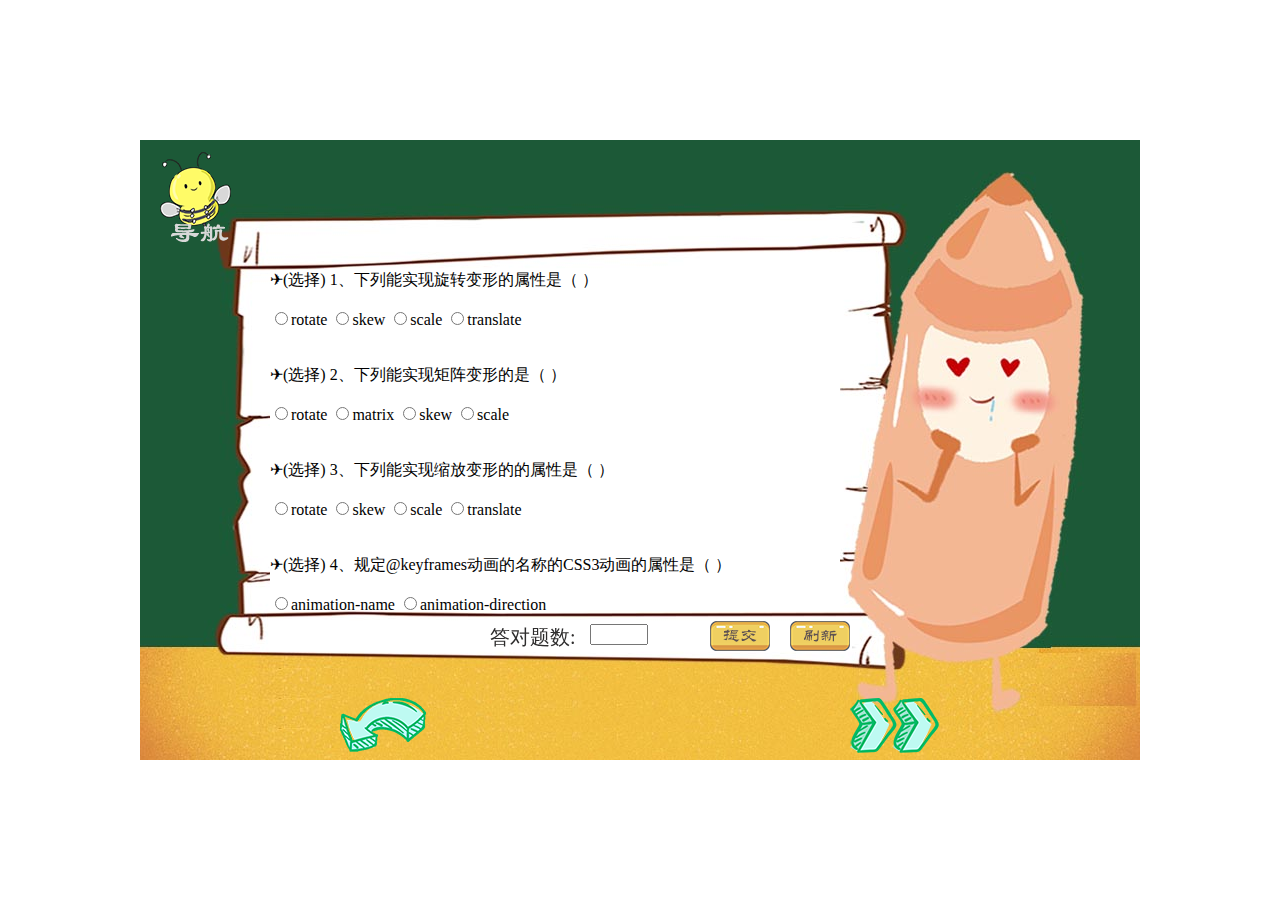
<file: HTML/practice.html>
<!doctype html>
<html>
<head>
<meta charset="utf-8">
<title>课后练习</title>
<link href="../CSS/practice.css" rel="stylesheet" type="text/css">
<script type="text/javascript">
	function check(){
		var radios = document.getElementsByClassName("radios");
		var scores = 0;
		for(var i=0;i<radios.length;i++){//题数
			var question = document.getElementsByName("q" + (i+1));
			for(var j=0;j<question.length;j++){//选项数
				if(question[j].checked){//该选项是否被选中
					if(question[j].value==1){
						document.getElementById(i).innerHTML = "<img src=\"../images/T.png\" width=\"52\" height=\"40\">";
						scores = scores+1;
					}
					else{
						document.getElementById(i).innerHTML = "<img src=\"../images/F.png\" width=\"41\" height=\"40\">";
					}
					break;
				}
			}
		}
		document.getElementById("score").value=scores;
		if(scores>5){
			alert("恭喜你！答对了"+scores+"道题！");
		}else{
			alert("很遗憾！你答对了"+scores+"道题！继续加油吧！");
		}
	}
	function f(a){
        var obj = document.getElementById(a);
        if(obj.style.display=="none"){
			obj.style.display = "";
			}else{
				obj.style.display = "none";
        	}
	}
</script>
</head>

<body>
	<div class="main">
		<div class="nav">
				<a class="n" href="#" onClick="f('dis')"></a>
				<div id="dis" style="display: none;">
					<div class="n1" onClick="location.href='example1.html'"></div>
					<div class="n2" onClick="location.href='study.html'"></div>
					<div class="n3" onClick="location.href='experience.html'"></div>
					<div class="n4" onClick="location.href='practice.html'"></div>
					<div class="n5" onClick="location.href='conclude.html'"></div>
				</div>
		</div>
		<div class="text">
		<div class="radios">✈(选择) 1、下列能实现旋转变形的属性是（ ）
			<span id="0" class="true"></span><br/><br/>
			<label><input name="q1" type="radio" value="1" />rotate </label>
			<label><input name="q1" type="radio" value="0" />skew </label>
			<label><input name="q1" type="radio" value="0" />scale </label>
			<label><input name="q1" type="radio" value="0" />translate </label>
			</div>
			<br/><br/>
			<div class="radios">✈(选择) 2、下列能实现矩阵变形的是（ ）
			<span id="1" class="true"></span><br/><br/>
			<label><input name="q2" type="radio" value="0" />rotate </label>
			<label><input name="q2" type="radio" value="1" />matrix </label>
			<label><input name="q2" type="radio" value="0" />skew </label>
			<label><input name="q2" type="radio" value="0" />scale </label>
			</div>
			<br/><br/>
			<div class="radios">✈(选择) 3、下列能实现缩放变形的的属性是（ ）
			<span id="2" class="true"></span><br/><br/>
			<label><input name="q3" type="radio" value="0" />rotate </label>
			<label><input name="q3" type="radio" value="0" />skew </label>
			<label><input name="q3" type="radio" value="1" />scale </label>
			<label><input name="q3" type="radio" value="0" />translate </label>
			</div>
			<br/><br/>
			<div class="radios">✈(选择) 4、规定@keyframes动画的名称的CSS3动画的属性是（ ）
			<span id="3" class="true"></span><br/><br/>
			<label><input name="q4" type="radio" value="1" />animation-name </label>
			<label><input name="q4" type="radio" value="0" />animation-direction </label><br/><br/>
			<label><input name="q4" type="radio" value="0" />animation-play-state </label>
			<label><input name="q4" type="radio" value="0" />animation-fill-mode </label>
			</div>
			<br/><br/>
			<div class="radios">✈(选择) 5、animation-timing-function的默认属性是（ ）
			<span id="4" class="true"></span><br/><br/>
			<label><input name="q5" type="radio" value="0" />linear </label>
			<label><input name="q5" type="radio" value="0" />ease-in </label>
			<label><input name="q5" type="radio" value="1" />ease </label>
			<label><input name="q5" type="radio" value="0" />ease-in-out </label>
			</div>
			<br/><br/>
			<div class="radios">✈(选择) 6、animation-direction属性主要用来设置（ ）
			<span id="5" class="true"></span><br/><br/>
			<label><input name="q6" type="radio" value="1" />动画播放方向 </label>
			<label><input name="q6" type="radio" value="0" />动画播放时间 </label>
			<label><input name="q6" type="radio" value="0" />动画完成时间 </label>
			<label><input name="q6" type="radio" value="0" />动画结束位置 </label>
			</div>
			<br/><br/>
			<div class="radios">✈(判断) 7、在CSS3中不能够对同一个元素同时使用变形和动画。
			<span id="6" class="true"></span><br/><br/>
			<label><input name="q7" type="radio" value="0" />√ </label>&nbsp;&nbsp;&nbsp;&nbsp;&nbsp;
			<label><input name="q7" type="radio" value="1" />× </label>
			</div>
			<br/><br/>
			<div class="radios">✈(判断) 8、animation-fill-mode的属性值forwards表示动画在结束后继续应用最后的关键帧的位置。
			<span id="7" class="true"></span><br/><br/>
			<label><input name="q8" type="radio" value="1" />√ </label>&nbsp;&nbsp;&nbsp;&nbsp;&nbsp;
			<label><input name="q8" type="radio" value="0" />× </label>
			</div>
			<br/><br/>
			<div class="radios">✈(判断) 9、过渡函数中的ease-out表示速度越来越快，呈现加速状态，通常称为“渐显效果”。
			<span id="8" class="true"></span><br/><br/>
			<label><input name="q9" type="radio" value="0" />√ </label>&nbsp;&nbsp;&nbsp;&nbsp;&nbsp;
			<label><input name="q9" type="radio" value="1" />× </label>
			</div>
			<br/><br/>
			<div class="radios">✈(判断) 10、animation属性中animation-iteration-count的默认值为infinite。
			<span id="9" class="true"></span><br/><br/>
			<label><input name="q10" type="radio" value="0" />√ </label>&nbsp;&nbsp;&nbsp;&nbsp;&nbsp;
			<label><input name="q10" type="radio" value="1" />× </label>
			</div>
			<br/>
		</div>
		<div>
			<span class="dati">答对题数:</span>
			<input type="text" id="score">
			<div class="submit" onclick="check()"></div>
			<div class="re" onClick="location.href='practice.html'"></div>
		</div>
		<div class="back" onClick="location.href='experience.html'"></div>
		<div class="next" onClick="location.href='conclude.html'"></div>
	</div>
</body>
</html>
</file>
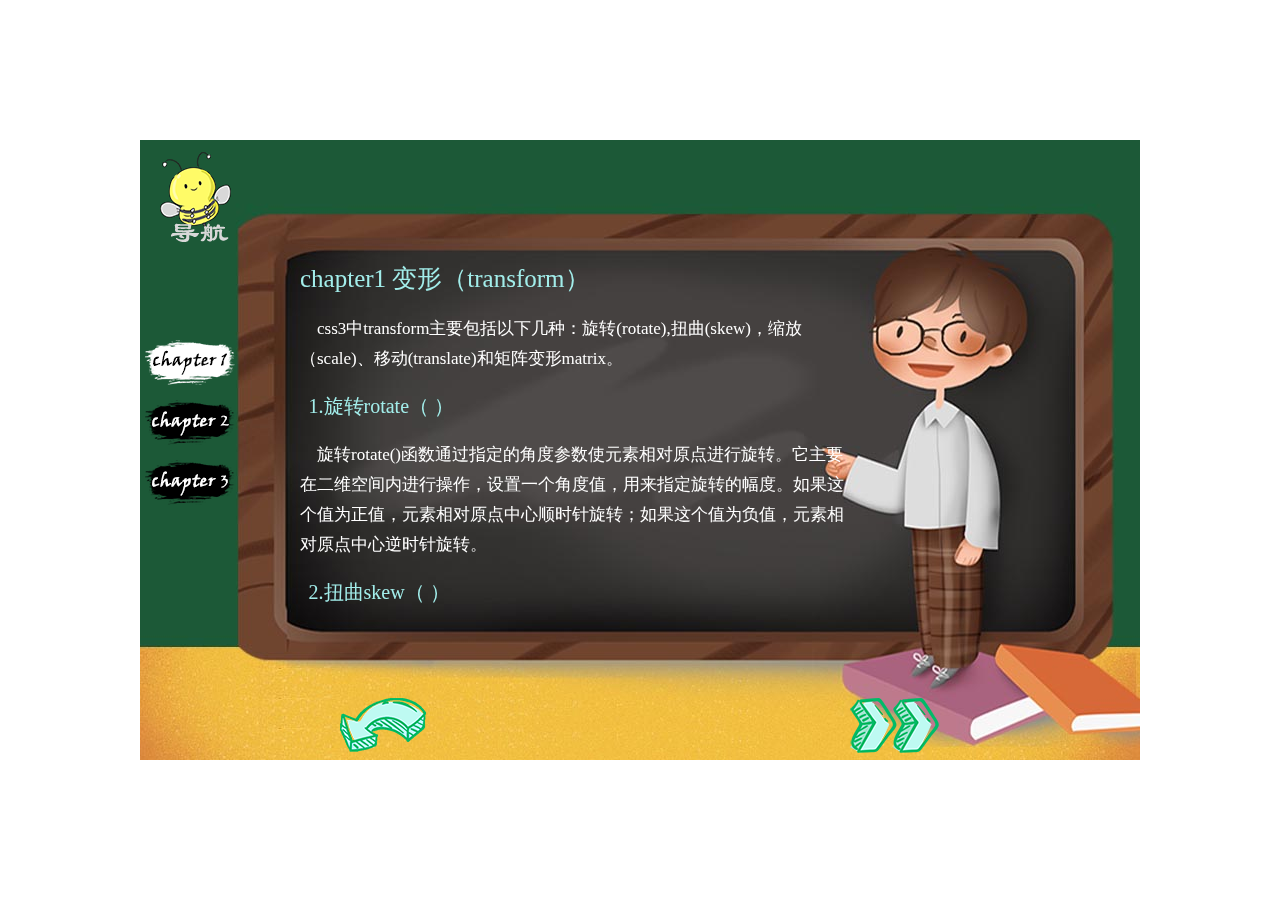
<file: HTML/study.html>
<!DOCTYPE html>
<html>
<head>
<meta charset="UTF-8">
<title>进入学习</title>
<link href="../CSS/study.css" rel="stylesheet" type="text/css">
<script language="JavaScript" type="text/JavaScript">
	function f(a){
        var obj = document.getElementById(a);
        if(obj.style.display=="none"){
			obj.style.display = "";
			}else{
				obj.style.display = "none";
        	}
	}
</script>
</head>
<body>
	<div class="main">
		<div class="nav">
				<a class="n" href="#" onClick="f('dis')"></a>
				<div id="dis" style="display: none;">
					<div class="n1" onClick="location.href='example1.html'"></div>
					<div class="n2" onClick="location.href='study.html'"></div>
					<div class="n3" onClick="location.href='experience.html'"></div>
					<div class="n4" onClick="location.href='practice.html'"></div>
					<div class="n5" onClick="location.href='conclude.html'"></div>
				</div>
		</div>
		<div class="p1" onClick="location.href='study.html'"></div>
		<div class="p2" onClick="location.href='part2.html'"></div>
		<div class="p3" onClick="location.href='part3.html'"></div>
		<div class="text">
			<span style="color: #A2EDEA; font-size: 25px;">chapter1 变形（transform）</span>
   			<p>&nbsp;&nbsp;&nbsp;&nbsp;css3中transform主要包括以下几种：旋转(rotate),扭曲(skew)，缩放（scale)、移动(translate)和矩阵变形matrix。</p>
   			&nbsp;&nbsp;<span style="color: #A2EDEA; font-size: 20px;">1.旋转rotate（ ）</span>
   			<p>&nbsp;&nbsp;&nbsp;&nbsp;旋转rotate()函数通过指定的角度参数使元素相对原点进行旋转。它主要在二维空间内进行操作，设置一个角度值，用来指定旋转的幅度。如果这个值为正值，元素相对原点中心顺时针旋转；如果这个值为负值，元素相对原点中心逆时针旋转。</p>
   			&nbsp;&nbsp;<span style="color: #A2EDEA; font-size: 20px;">2.扭曲skew（ ）</span>
   			<p>&nbsp;&nbsp;&nbsp;&nbsp;扭曲skew()函数能够让元素倾斜显示。它可以将一个对象以其中心位置围绕着X轴和Y轴按照一定的角度倾斜。这与rotate()函数的旋转不同，rotate()函数只是旋转，而不会改变元素的形状。skew()函数不会旋转，而只会改变元素的形状。一共有三种情况，分别是：</p>
   			<p>&nbsp;&nbsp;&nbsp;① skew(x,y) 使元素在水平和垂直方向同时扭曲（X轴和Y轴同时按一定的角度值进行扭曲变形），第一个参数对应X轴，第二个参数对应Y轴。如果第二个参数未提供，则值为0，也就是Y轴方向上无斜切；</p>
   			<p>&nbsp;&nbsp;&nbsp;② skewX(x) 仅使元素在水平方向扭曲变形（X轴扭曲变形）；</p>
   			<p>&nbsp;&nbsp;&nbsp;③ skewY(y) 仅使元素在垂直方向扭曲变形（Y轴扭曲变形）。</p>
   			&nbsp;&nbsp;<span style="color: #A2EDEA; font-size: 20px;">3.缩放scale（ ）</span>
   			<p>&nbsp;&nbsp;&nbsp;&nbsp;缩放scale()函数让元素根据中心原点对对象进行缩放。缩放scale具有三种情况：</p>
   			<p>&nbsp;&nbsp;&nbsp;① scale(X,Y) 使元素水平方向和垂直方向同时缩放（也就是X轴和Y轴同时缩放），注意：Y是一个可选参数，如果没有设置Y值，则表示X，Y两个方向的缩放倍数是一样的；</p>
   			<p>&nbsp;&nbsp;&nbsp;② scaleX(x) 元素仅水平方向缩放（X轴缩放）；</p>
   			<p>&nbsp;&nbsp;&nbsp;③ scaleY(y) 元素仅垂直方向缩放（Y轴缩放）。</p>
   			&nbsp;&nbsp;<span style="color: #A2EDEA; font-size: 20px;">4.移动translate（ ）</span>
   			<p>&nbsp;&nbsp;&nbsp;&nbsp;translate()函数可以将元素向指定的方向移动，类似于position中的relative。或以简单的理解为，使用translate()函数，可以把元素从原来的位置移动，而不影响在X、Y轴上的任何Web组件。同样分为三种情况:</p>
   			<p>&nbsp;&nbsp;&nbsp;① translate(x,y) 水平方向和垂直方向同时移动（也就是X轴和Y轴同时移动）；</p>
   			<p>&nbsp;&nbsp;&nbsp;② translateX(x) 仅水平方向移动（X轴移动）；</p>
   			<p>&nbsp;&nbsp;&nbsp;③ translateY(Y) 仅垂直方向移动（Y轴移动）。</p>
   			&nbsp;&nbsp;<span style="color: #A2EDEA; font-size: 20px;">5.矩阵matrix（ ）</span>
   			<p>&nbsp;&nbsp;&nbsp;&nbsp;matrix() 是一个含六个值的(a,b,c,d,e,f)变换矩阵，用来指定一个2D变换，相当于直接应用一个[a b c d e f]变换矩阵。就是基于水平方向（X轴）和垂直方向（Y轴）重新定位元素,此属性值使用涉及到数学中的矩阵。</p>
   			&nbsp;&nbsp;<span style="color: #A2EDEA; font-size: 20px;">6.原点transform-origin</span>
   			<p>&nbsp;&nbsp;&nbsp;&nbsp;任何一个元素都有一个中心点，默认情况之下，其中心点是居于元素X轴和Y轴的50%处。在没有重置transform-origin改变元素原点位置的情况下，CSS变形进行的旋转、移动、缩放，扭曲等操作都是以元素自己中心位置进行变形。但很多时候，我们可以通过transform-origin来对元素进行原点位置改变，使元素原点不在元素的中心位置，以达到需要的原点位置。</p>
    	</div>
    	<div class="back" onClick="location.href='example1.html'"></div>
		<div class="next" onClick="location.href='part2.html'"></div>
	</div>
</body>
</html>
</file>
<file: CSS/index.css>
@charset "utf-8";
.main{
	width: 1000px;
	height: 620px;
	margin: auto;
	background-image: url(../images/index.jpg);
	position:fixed;
	left: 0;
	right: 0;
	top: 0;
	bottom: 0;
}
.begin{
	position: absolute;
	background-image: url(../images/begin.png);
	width: 120px;
	height: 90px;
	margin: 0 auto;
	top: 480px;
	left: 82%;
}
.begin:hover{
	transform: scale(1.1);
}
.begin{
    transition:All 0.4s ease-in-out;
    -webkit-transition:All 0.4s ease-in-out;
    -moz-transition:All 0.4s ease-in-out;
    -o-transition:All 0.4s ease-in-out;
}
.begin:hover{
    transform: scale(1.1);
    -webkit-transform: scale(1.1);
    -moz-transform: scale(1.1);
    -o-transform: scale(1.1);
    -ms-transform: scale(1.1);
    /*cursor: cell*/
}
</file>
<file: CSS/catalog.css>
.main{
    margin:auto;
    width: 1000px;
	height: 620px;
	background-image: url(../images/catalog.jpg);
	position:fixed;
	left: 0;
	right: 0;
	top: 0;
	bottom: 0;
}
.div1,.div2,.div3,.div4,.div5{
	position: absolute;
	width:120px;
	height:40px;
	font-family:"隶书";
	font-size: 30px;
	display: inline-block;
	cursor: pointer;
}
.div1{
    top: 88%;
	left: 14%;
	color: #2e0005;
}
.div2{
	top:81%;
	left: 30%;
	color: #800806;
}
.div3{
	top: 74%;
	left:44%;
	color: #b33f05;
}
.div4{
	top:59%;
	left: 60%;
	color: #3f596c;
}
.div5{
	top:45%;
	left: 76%;
	color: #6a244e;
}
.div1:hover,.div2:hover,.div3:hover,.div4:hover,.div5:hover{
	transform: scale(1.1);
}
.div1,.div2,.div3,.div4,.div5{
    transition:All 0.4s ease-in-out;
    -webkit-transition:All 0.4s ease-in-out;
    -moz-transition:All 0.4s ease-in-out;
    -o-transition:All 0.4s ease-in-out;
}
.div1:hover,.div2:hover,.div3:hover,.div4:hover,.div5:hover{
    transform: scale(1.1);
    -webkit-transform: scale(1.1);
    -moz-transform: scale(1.1);
    -o-transform: scale(1.1);
    -ms-transform: scale(1.1);
    /*cursor: cell*/
}
</file>
<file: CSS/ceshi.css>
@charset "utf-8";
.main{
	background-color:dimgray;
    margin:auto;
	width:800px;
	height: 600px;
    position: relative;
	/*背景图片*/
}
.question{
	position: absolute;
	top: 25%;
	left: 50px;
	color: black;
	font-family: "微软雅黑";
	background-color: #ccc;
	border: solid 2px #ccc;
	width: 700px;
	height: 430px;
	overflow-y: scroll;
}
.uls{
	list-style: none;
	line-height: 20px;
	font-weight: 500;
}
.F{
	color: red;
}
.T{
	color: green;
}
</file>
<file: CSS/conclude.css>
@charset "utf-8";
.main{
	background-image: url(../images/conclude-bg.jpg);
    margin:auto;
	width:1000px;
	height: 620px;
    position:fixed;
	left: 0;
	right: 0;
	top: 0;
	bottom: 0;
	/*背景图片*/
}
.n{
	position: absolute;
	width:71px;
	height:90px;
	display: inline-block;
	background-image: url(../images/nav0.png);
	top: 12px;
	left: 20px;
}
.n:link {
	text-decoration: none;
	display: inline-block;
}
.n1,.n2,.n3,.n4,.n5{
	position: absolute;
	width:76px;
	height:68px;
	top: 5px;
}
.n1{
	left: 100px;
	background-image: url(../images/example.png);
}
.n2{
	left: 180px;
	background-image: url(../images/study.png);
}
.n3{
	left: 260px;
	background-image: url(../images/experience.png);
}
.n4{
	left: 340px;
	background-image: url(../images/practice.png);
}
.n5{
	left: 420px;
	background-image: url(../images/summary1.png);
}
.n:hover{
	transform: scale(1.1);
}
.n{
    transition:All 0.4s ease-in-out;
    -webkit-transition:All 0.4s ease-in-out;
    -moz-transition:All 0.4s ease-in-out;
    -o-transition:All 0.4s ease-in-out;
}
.text{
	position: absolute;
	top:38%;
	left: 95px;
	color:#222222;
	font-family: "楷体";
	font-size: 22px;
	background-color:rgba(0,0,0,0.00); 
	border: solid 0px rgba(73,73,73,1.00); 
	width: 800px;
	height: 240px;
	overflow-y: scroll;
}
.text::-webkit-scrollbar {/*滚动条整体样式*/
	width: 10px;     /*高宽分别对应横竖滚动条的尺寸*/
}
.text::-webkit-scrollbar-thumb {/*滚动条里面小方块*/
	border-radius: 5px;
	-webkit-box-shadow: inset 0 0 5px rgba(0,0,0,0.2);
	background: rgba(0,0,0,0.2);
}
.text::-webkit-scrollbar-track {/*滚动条里面轨道*/
	-webkit-box-shadow: inset 0 0 5px rgba(0,0,0,0.2);
	border-radius: 0;
	background: rgba(0,0,0,0.1);
}
.back{
	position: absolute;
	top: 90%;
	left: 20%;
	width: 87px;
	height: 55px;
	background-image: url(../images/back.png);
}
.next{
	position: absolute;
	top: 90%;
	right: 20%;
	width: 92px;
	height: 55px;
	background-image: url(../images/next.png);
}
</file>
<file: CSS/end.css>
@charset "utf-8";
.main{
	width: 1000px;
	height: 620px;
	margin: auto;
	position:fixed;
	left: 0;
	right: 0;
	top: 0;
	bottom: 0;
	background-image: url(../images/end.jpg);
}
.index{
	position: absolute;
	background-image: url(../images/index.png);
	width: 100px;
	height: 110px;
	margin: 0 auto;
	top: 480px;
	left: 850px;
}
.index:hover{
	transform: scale(1.1);
}
.index{
    transition:All 0.4s ease-in-out;
    -webkit-transition:All 0.4s ease-in-out;
    -moz-transition:All 0.4s ease-in-out;
    -o-transition:All 0.4s ease-in-out;
}
.index:hover{
    transform: scale(1.1);
    -webkit-transform: scale(1.1);
    -moz-transform: scale(1.1);
    -o-transform: scale(1.1);
    -ms-transform: scale(1.1);
    /*cursor: cell*/
}
</file>
<file: CSS/example.css>
@charset "utf-8";
.main{
    margin:auto;
    width: 1000px;
	height: 620px;
	position:fixed;
	left: 0;
	right: 0;
	top: 0;
	bottom: 0;
	background-image: url(../images/example-bg.jpg);
}
.n{
	position: absolute;
	width:71px;
	height:90px;
	display: inline-block;
	background-image: url(../images/nav0.png);
	top: 12px;
	left: 20px;
}
.n:link {
	text-decoration: none;
	display: inline-block;
}
.n1,.n2,.n3,.n4,.n5{
	position: absolute;
	width:76px;
	height:68px;
	top: 5px;
}
.n1{
	left: 100px;
	background-image: url(../images/example1.png);
}
.n2{
	left: 180px;
	background-image: url(../images/study.png);
}
.n3{
	left: 260px;
	background-image: url(../images/experience.png);
}
.n4{
	left: 340px;
	background-image: url(../images/practice.png);
}
.n5{
	left: 420px;
	background-image: url(../images/summary.png);
}
.n:hover{
	transform: scale(1.1);
}
.n{
    transition:All 0.4s ease-in-out;
    -webkit-transition:All 0.4s ease-in-out;
    -moz-transition:All 0.4s ease-in-out;
    -o-transition:All 0.4s ease-in-out;
}
.v{
	border: 0px;
	position: absolute;
	width: 555px;
	height: 335px;
	top: 105px;
	left: 160px;
}
.v1,.v2,.v3,.v4{
	position: absolute;
	cursor: pointer;
	text-align: center;
	line-height: 35px;
	font-size: 20px;
	font-family: "楷体";
	color: hsla(72,7%,15%,1.00);
	width: 35px;
	height: 35px;
	border-radius: 50%;
	left: 800px;
}
.v1{
	top: 48%;
	background-color: #E4CA76;
}
.v2{
	top: 55%;
	background-color:#B7504B;
}
.v3{
	top: 62%;
	background-color: #76A2C5;
}
.v4{
	top: 69%;
	background-color: #68EC72;
}
.back{
	position: absolute;
	top: 90%;
	left: 20%;
	width: 87px;
	height: 55px;
	background-image: url(../images/back.png);
}
.next{
	position: absolute;
	top: 90%;
	right: 20%;
	width: 92px;
	height: 55px;
	background-image: url(../images/next.png);
}
</file>
<file: CSS/experience.css>
@charset "utf-8";
.main{
	background-image: url(../images/ex-bg.png);
    margin:auto;
	width:1000px;
	height: 620px;
    position:fixed;
	left: 0;
	right: 0;
	top: 0;
	bottom: 0;
	/*背景图片*/
}
.n{
	position: absolute;
	width:71px;
	height:90px;
	display: inline-block;
	background-image: url(../images/nav0.png);
	top: 12px;
	left: 20px;
}
.n:link {
	text-decoration: none;
	display: inline-block;
}
.n1,.n2,.n3,.n4,.n5{
	position: absolute;
	width:76px;
	height:68px;
	top: 5px;
}
.n1{
	left: 100px;
	background-image: url(../images/example.png);
}
.n2{
	left: 180px;
	background-image: url(../images/study.png);
}
.n3{
	left: 260px;
	background-image: url(../images/experience1.png);
}
.n4{
	left: 340px;
	background-image: url(../images/practice.png);
}
.n5{
	left: 420px;
	background-image: url(../images/summary.png);
}
.n:hover{
	transform: scale(1.1);
}
.n{
    transition:All 0.4s ease-in-out;
    -webkit-transition:All 0.4s ease-in-out;
    -moz-transition:All 0.4s ease-in-out;
    -o-transition:All 0.4s ease-in-out;
}
#run{
	position: absolute;
	top:18%;
	left: 120px;
	background-color: rgba(255,255,255,0.00);
}
.button{
	position: absolute;
	left: 600px;
}
.text{
	position: absolute;
	top:18%;
	left: 110px;
	color: black;
	font-family: "微软雅黑";
	background-color: rgba(0,0,0,0.00);
	border: solid 0px rgba(73,73,73,1.00); 
	width: 750px;
	height: 340px;
	overflow-y: scroll;
}
.text::-webkit-scrollbar {/*滚动条整体样式*/
	width: 5px;     /*高宽分别对应横竖滚动条的尺寸*/
}
.text::-webkit-scrollbar-thumb {/*滚动条里面小方块*/
	border-radius: 5px;
	-webkit-box-shadow: inset 0 0 5px rgba(0,0,0,0.2);
	background: rgba(0,0,0,0.2);
}
.text::-webkit-scrollbar-track {/*滚动条里面轨道*/
	-webkit-box-shadow: inset 0 0 5px rgba(0,0,0,0.2);
	border-radius: 0;
	background: rgba(0,0,0,0.1);
}
.back{
	position: absolute;
	top: 90%;
	left: 20%;
	width: 87px;
	height: 55px;
	background-image: url(../images/back.png);
}
.next{
	position: absolute;
	top: 90%;
	right: 20%;
	width: 92px;
	height: 55px;
	background-image: url(../images/next.png);
}
</file>
<file: CSS/part2.css>
@charset "utf-8";
.main{
	background-image: url(../images/part2-bg.jpg);
    margin:auto;
	width:1000px;
	height: 620px;
    position:fixed;
	left: 0;
	right: 0;
	top: 0;
	bottom: 0;
}
.n{
	position: absolute;
	width:71px;
	height:90px;
	display: inline-block;
	background-image: url(../images/nav0.png);
	top: 12px;
	left: 20px;
}
.n:link {
	text-decoration: none;
	display: inline-block;
}
.n1,.n2,.n3,.n4,.n5{
	position: absolute;
	width:76px;
	height:68px;
	top: 5px;
}
.n1{
	left: 100px;
	background-image: url(../images/example.png);
}
.n2{
	left: 180px;
	background-image: url(../images/study1.png);
}
.n3{
	left: 260px;
	background-image: url(../images/experience.png);
}
.n4{
	left: 340px;
	background-image: url(../images/practice.png);
}
.n5{
	left: 420px;
	background-image: url(../images/summary.png);
}
.n:hover{
	transform: scale(1.1);
}
.n{
    transition:All 0.4s ease-in-out;
    -webkit-transition:All 0.4s ease-in-out;
    -moz-transition:All 0.4s ease-in-out;
    -o-transition:All 0.4s ease-in-out;
}
.p1,.p2,.p3{
	position: absolute;
	width:90px;
	height:45px;
	left:0.5%;
}
.p1{
	background-image: url(../images/chapter1.png);
	top: 200px;
}
.p2{
	background-image: url(../images/chapter22.png);
	top:260px;
}
.p3{
	background-image: url(../images/chapter3.png);
	top:320px;
}
@keyframes name{
	0%{
		transform: rotate(0deg);
	}
	25%{
		transform: rotate(-20deg);
	}
	50%{
		transform: rotate(0deg);
	}
	75%{
		transform: rotate(20deg);
	}
	100%{
		transform: rotate(0deg);
	}
}
.p1:hover,.p2:hover,.p3:hover{
	animation: 0.1s name;
}
.text{
	position: absolute;
	top:20%;
	left: 155px;
	color: white;
	font-family: "楷体";
	font-size: 17px;
	font-weight: 400;
	line-height: 30px;
	background-color:rgba(0,0,0,0.00); 
	border: solid 0px rgba(73,73,73,1.00); 
	width: 600px;
	height: 355px;
	overflow-y: scroll; 
}
.text::-webkit-scrollbar {/*滚动条整体样式*/
	width: 10px;     /*高宽分别对应横竖滚动条的尺寸*/
}
.text::-webkit-scrollbar-thumb {/*滚动条里面小方块*/
	border-radius: 5px;
	-webkit-box-shadow: inset 0 0 5px rgba(0,0,0,0.2);
	background: rgba(0,0,0,0.2);
}
.text::-webkit-scrollbar-track {/*滚动条里面轨道*/
	-webkit-box-shadow: inset 0 0 5px rgba(0,0,0,0.2);
	border-radius: 0;
	background: rgba(0,0,0,0.1);
}
.back{
	position: absolute;
	top: 90%;
	left: 20%;
	width: 87px;
	height: 55px;
	background-image: url(../images/back.png);
}
.next{
	position: absolute;
	top: 90%;
	right: 20%;
	width: 92px;
	height: 55px;
	background-image: url(../images/next.png);
}
</file>
<file: CSS/part3.css>
@charset "utf-8";
.main{
	background-image: url(../images/part3-bg.jpg);
    margin:auto;
	width:1000px;
	height: 620px;
    position:fixed;
	left: 0;
	right: 0;
	top: 0;
	bottom: 0;
}
.n{
	position: absolute;
	width:71px;
	height:90px;
	display: inline-block;
	background-image: url(../images/nav0.png);
	top: 12px;
	left: 20px;
}
.n:link {
	text-decoration: none;
	display: inline-block;
}
.n1,.n2,.n3,.n4,.n5{
	position: absolute;
	width:76px;
	height:68px;
	top: 5px;
}
.n1{
	left: 100px;
	background-image: url(../images/example.png);
}
.n2{
	left: 180px;
	background-image: url(../images/study1.png);
}
.n3{
	left: 260px;
	background-image: url(../images/experience.png);
}
.n4{
	left: 340px;
	background-image: url(../images/practice.png);
}
.n5{
	left: 420px;
	background-image: url(../images/summary.png);
}
.n:hover{
	transform: scale(1.1);
}
.n{
    transition:All 0.4s ease-in-out;
    -webkit-transition:All 0.4s ease-in-out;
    -moz-transition:All 0.4s ease-in-out;
    -o-transition:All 0.4s ease-in-out;
}
.p1,.p2,.p3{
	position: absolute;
	width:90px;
	height:45px;
	left:0.5%;
}
.p1{
	background-image: url(../images/chapter1.png);
	top: 200px;
}
.p2{
	background-image: url(../images/chapter2.png);
	top:260px;
}
.p3{
	background-image: url(../images/chapter33.png);
	top:320px;
}
@keyframes name{
	0%{
		transform: rotate(0deg);
	}
	25%{
		transform: rotate(-20deg);
	}
	50%{
		transform: rotate(0deg);
	}
	75%{
		transform: rotate(20deg);
	}
	100%{
		transform: rotate(0deg);
	}
}
.p1:hover,.p2:hover,.p3:hover{
	animation: 0.1s name;
}
.text{
	position: absolute;
	top:20%;
	left: 165px;
	color: white;
	font-family: "楷体";
	font-size: 17px;
	font-weight: 400;
	line-height: 30px;
	background-color:rgba(0,0,0,0.00); 
	border: solid 0px rgba(73,73,73,1.00); 
	width: 600px;
	height: 355px;
	overflow-y: scroll; 
}
.text::-webkit-scrollbar {/*滚动条整体样式*/
	width: 10px;     /*高宽分别对应横竖滚动条的尺寸*/
}
.text::-webkit-scrollbar-thumb {/*滚动条里面小方块*/
	border-radius: 5px;
	-webkit-box-shadow: inset 0 0 5px rgba(0,0,0,0.2);
	background: rgba(0,0,0,0.2);
}
.text::-webkit-scrollbar-track {/*滚动条里面轨道*/
	-webkit-box-shadow: inset 0 0 5px rgba(0,0,0,0.2);
	border-radius: 0;
	background: rgba(0,0,0,0.1);
}
.back{
	position: absolute;
	top: 90%;
	left: 20%;
	width: 87px;
	height: 55px;
	background-image: url(../images/back.png);
}
.next{
	position: absolute;
	top: 90%;
	right: 20%;
	width: 92px;
	height: 55px;
	background-image: url(../images/next.png);
}
</file>
<file: CSS/practice.css>
@charset "utf-8";
.main{
	background-image: url(../images/write-bg.jpg);
    margin:auto;
	width:1000px;
	height: 620px;
    position:fixed;
	left: 0;
	right: 0;
	top: 0;
	bottom: 0;
	/*背景图片*/
}
.n{
	position: absolute;
	width:71px;
	height:90px;
	display: inline-block;
	background-image: url(../images/nav0.png);
	top: 12px;
	left: 20px;
}
.n:link {
	text-decoration: none;
	display: inline-block;
}
.n1,.n2,.n3,.n4,.n5{
	position: absolute;
	width:76px;
	height:68px;
	top: 5px;
}
.n1{
	left: 100px;
	background-image: url(../images/example.png);
}
.n2{
	left: 180px;
	background-image: url(../images/study.png);
}
.n3{
	left: 260px;
	background-image: url(../images/experience.png);
}
.n4{
	left: 340px;
	background-image: url(../images/practice1.png);
}
.n5{
	left: 420px;
	background-image: url(../images/summary.png);
}
.n:hover{
	transform: scale(1.1);
}
.n{
    transition:All 0.4s ease-in-out;
    -webkit-transition:All 0.4s ease-in-out;
    -moz-transition:All 0.4s ease-in-out;
    -o-transition:All 0.4s ease-in-out;
}
.text{
	position: absolute;
	top:21%;
	left: 130px;
	color: black;
	font-family: "微软雅黑";
	background-color: white;
	border: solid 0px rgba(73,73,73,1.00); 
	width: 570px;
	height: 340px;
	overflow-y: scroll; 
}
.text::-webkit-scrollbar {/*滚动条整体样式*/
	width: 10px;     /*高宽分别对应横竖滚动条的尺寸*/
}
.text::-webkit-scrollbar-thumb {/*滚动条里面小方块*/
	border-radius: 5px;
	-webkit-box-shadow: inset 0 0 5px rgba(0,0,0,0.1);
	background: rgba(0,0,0,0.1);
}
.text::-webkit-scrollbar-track {/*滚动条里面轨道*/
	-webkit-box-shadow: inset 0 0 5px rgba(0,0,0,0.1);
	border-radius: 0;
	background: rgba(0,0,0,0.1);
}
.uls{
	list-style: none;
	line-height: 20px;
	font-weight: 500;
}
.F{
	color: red;
}
.true{
	color: green;
}
.dati{
	position: absolute;
	top:78%;
	left:350px;
	font-family: "隶书";
	font-size: 20px;
	color: #2E2D2D;
}
#score{
	position: absolute;
	top: 78%;
	left: 450px;
	width: 50px;
}
.submit{
	position:absolute;
	background-image: url(../images/submit.png);
	width: 60px;
	height: 30px;
	top: 77.5%;
	left: 570px;
}
.re{
	position:absolute;
	background-image: url(../images/re.png);
	width: 60px;
	height: 30px;
	top: 77.5%;
	left: 650px;
}
.back{
	position: absolute;
	top: 90%;
	left: 20%;
	width: 87px;
	height: 55px;
	background-image: url(../images/back.png);
}
.next{
	position: absolute;
	top: 90%;
	right: 20%;
	width: 92px;
	height: 55px;
	background-image: url(../images/next.png);
}
</file>
<file: CSS/study.css>
@charset "utf-8";
.main{
	background-image: url(../images/part1-bg.jpg);
    margin:auto;
	width:1000px;
	height: 620px;
    position:fixed;
	left: 0;
	right: 0;
	top: 0;
	bottom: 0;
}
.n{
	position: absolute;
	width:71px;
	height:90px;
	display: inline-block;
	background-image: url(../images/nav0.png);
	top: 12px;
	left: 20px;
}
.n:link {
	text-decoration: none;
	display: inline-block;
}
.n1,.n2,.n3,.n4,.n5{
	position: absolute;
	width:76px;
	height:68px;
	top: 5px;
}
.n1{
	left: 100px;
	background-image: url(../images/example.png);
}
.n2{
	left: 180px;
	background-image: url(../images/study1.png);
}
.n3{
	left: 260px;
	background-image: url(../images/experience.png);
}
.n4{
	left: 340px;
	background-image: url(../images/practice.png);
}
.n5{
	left: 420px;
	background-image: url(../images/summary.png);
}
.n:hover{
	transform: scale(1.1);
}
.n{
    transition:All 0.4s ease-in-out;
    -webkit-transition:All 0.4s ease-in-out;
    -moz-transition:All 0.4s ease-in-out;
    -o-transition:All 0.4s ease-in-out;
}
.p1,.p2,.p3{
	position: absolute;
	width:90px;
	height:45px;
	left:0.5%;
}
.p1{
	background-image: url(../images/chapter11.png);
	top: 200px;
}
.p2{
	background-image: url(../images/chapter2.png);
	top:260px;
}
.p3{
	background-image: url(../images/chapter3.png);
	top:320px;
}
@keyframes name{
	0%{
		transform: rotate(0deg);
	}
	25%{
		transform: rotate(-20deg);
	}
	50%{
		transform: rotate(0deg);
	}
	75%{
		transform: rotate(20deg);
	}
	100%{
		transform: rotate(0deg);
	}
}
.p1:hover,.p2:hover,.p3:hover{
	animation: 0.1s name;
}
.text{
	position: absolute;
	top:20%;
	left: 160px;
	color: white;
	font-family: "楷体";
	font-size: 17px;
	font-weight: 400;
	line-height: 30px;
	background-color:rgba(0,0,0,0.00); 
	border: solid 0px rgba(73,73,73,1.00); 
	width: 560px;
	height: 355px;
	overflow-y: scroll; 
}
.text::-webkit-scrollbar {/*滚动条整体样式*/
	width: 10px;     /*高宽分别对应横竖滚动条的尺寸*/
}
.text::-webkit-scrollbar-thumb {/*滚动条里面小方块*/
	border-radius: 5px;
	-webkit-box-shadow: inset 0 0 5px rgba(0,0,0,0.2);
	background: rgba(0,0,0,0.2);
}
.text::-webkit-scrollbar-track {/*滚动条里面轨道*/
	-webkit-box-shadow: inset 0 0 5px rgba(0,0,0,0.2);
	border-radius: 0;
	background: rgba(0,0,0,0.1);
}
.back{
	position: absolute;
	top: 90%;
	left: 20%;
	width: 87px;
	height: 55px;
	background-image: url(../images/back.png);
}
.next{
	position: absolute;
	top: 90%;
	right: 20%;
	width: 92px;
	height: 55px;
	background-image: url(../images/next.png);
}
</file>
